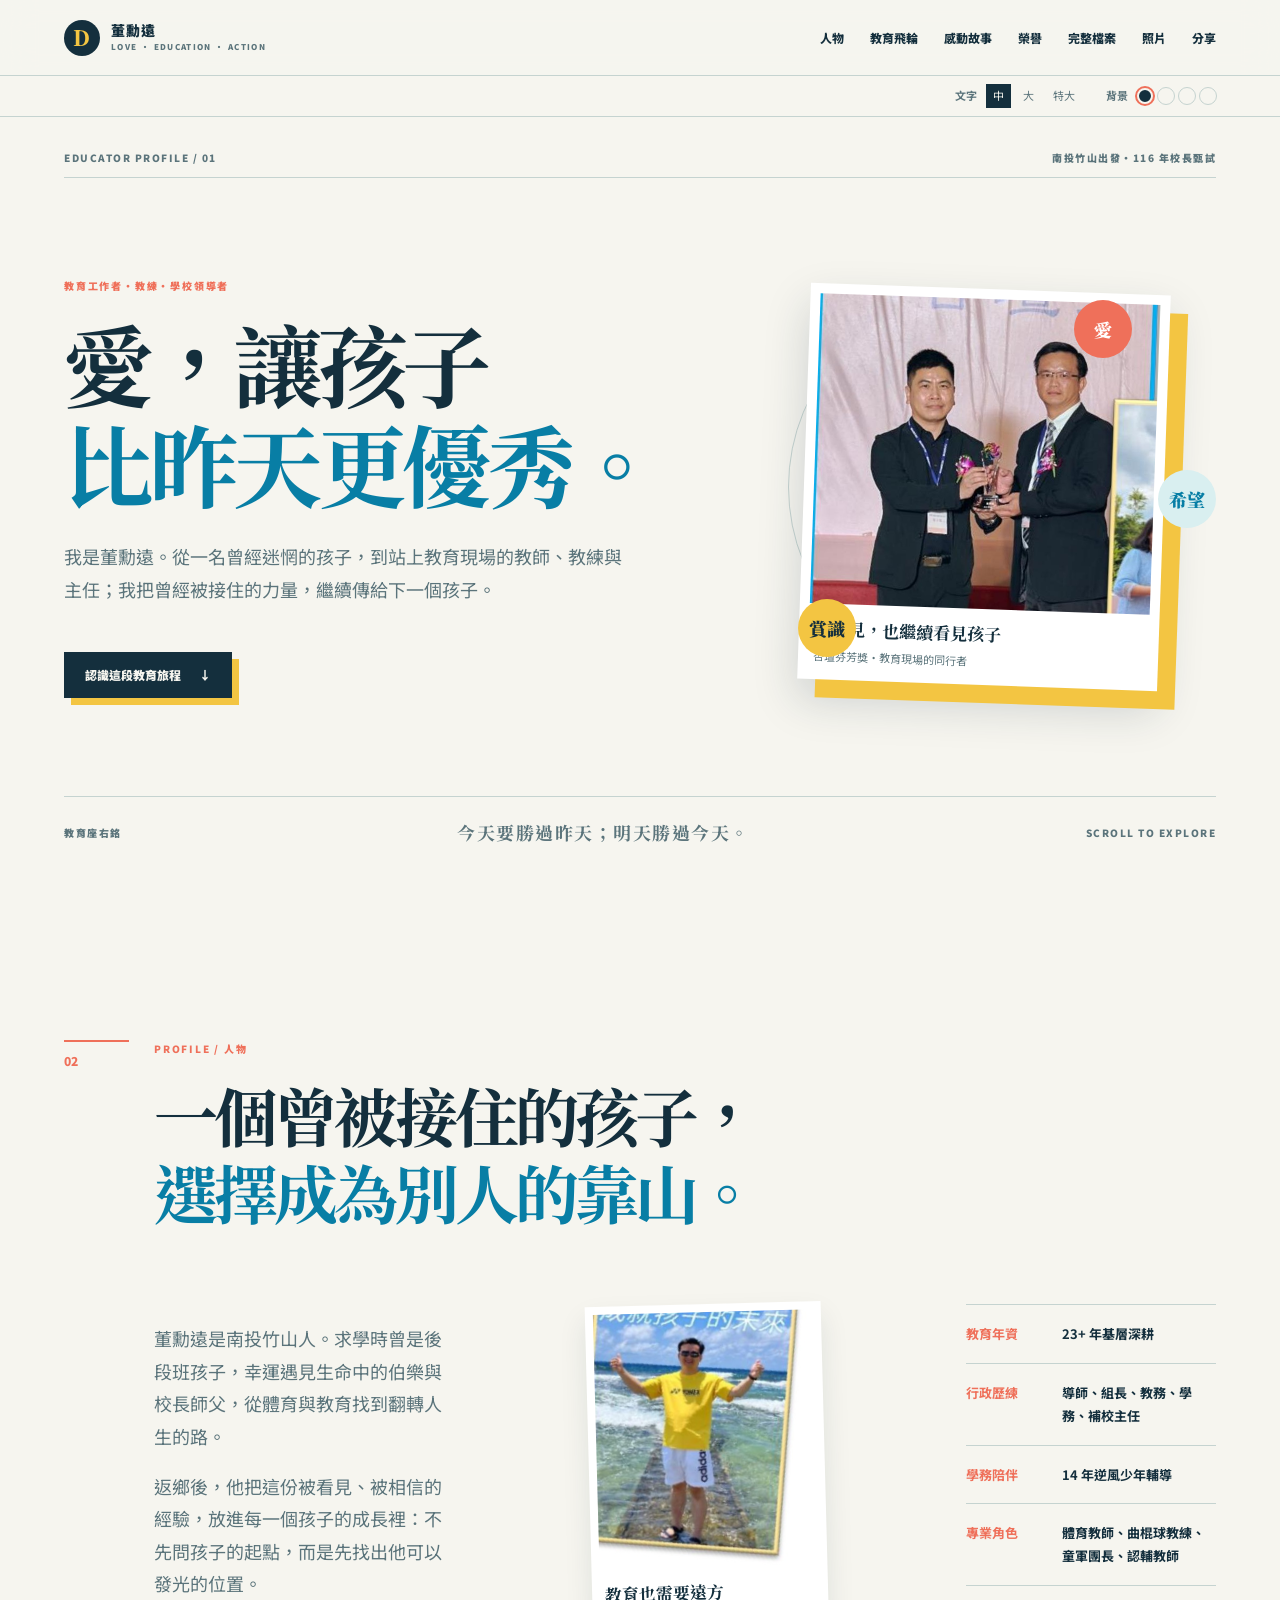
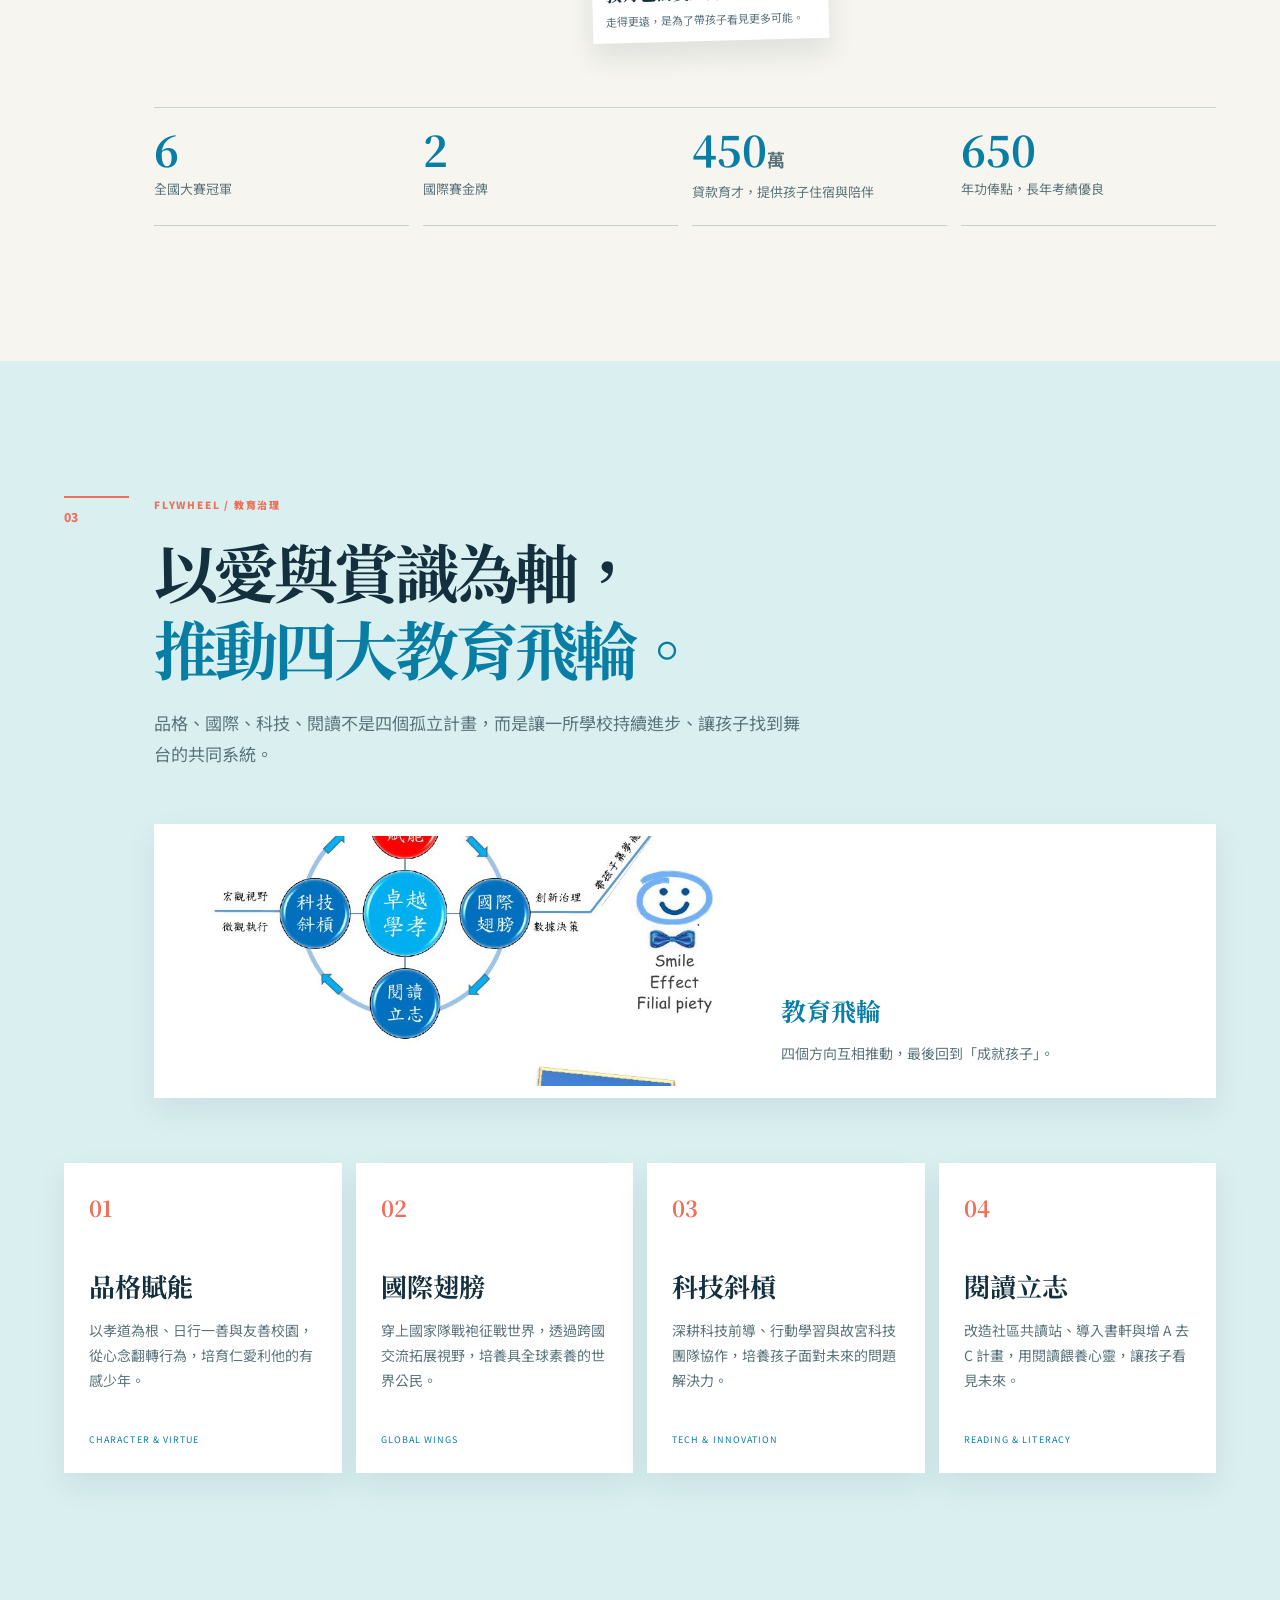
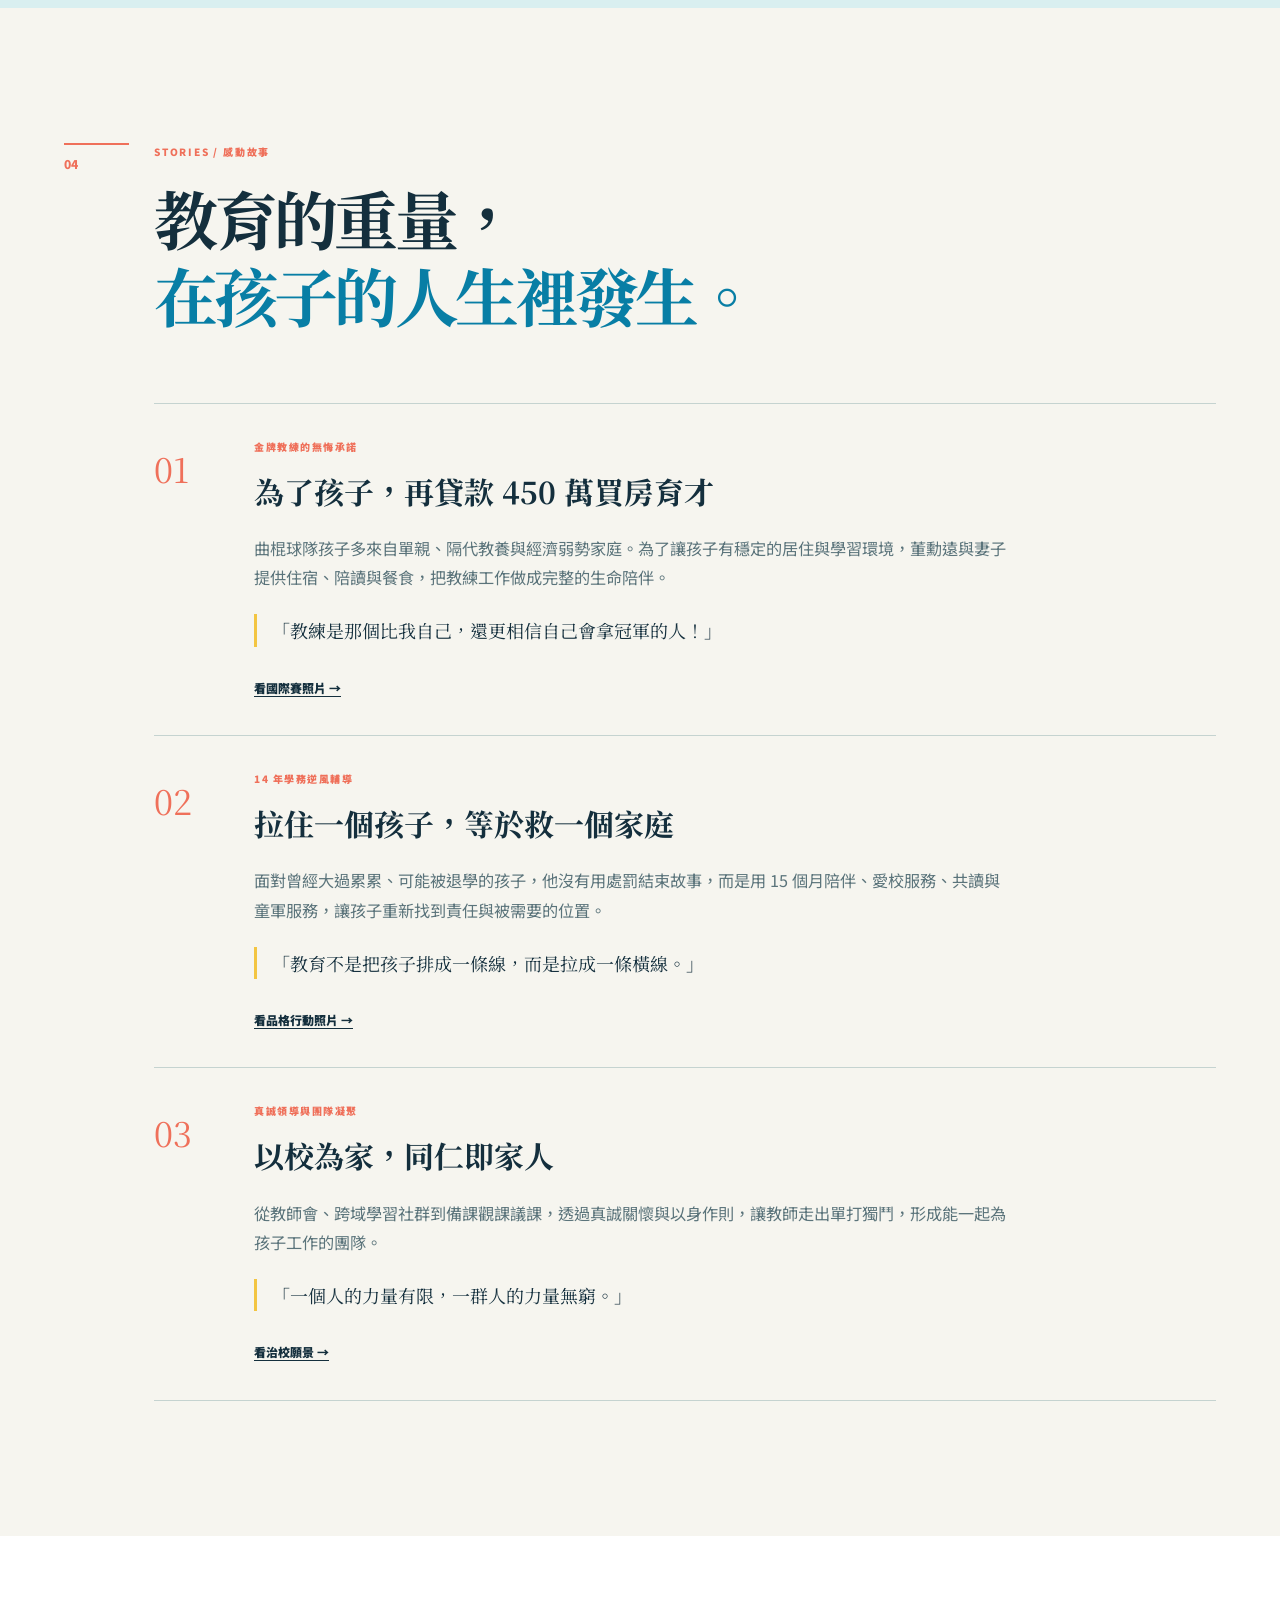
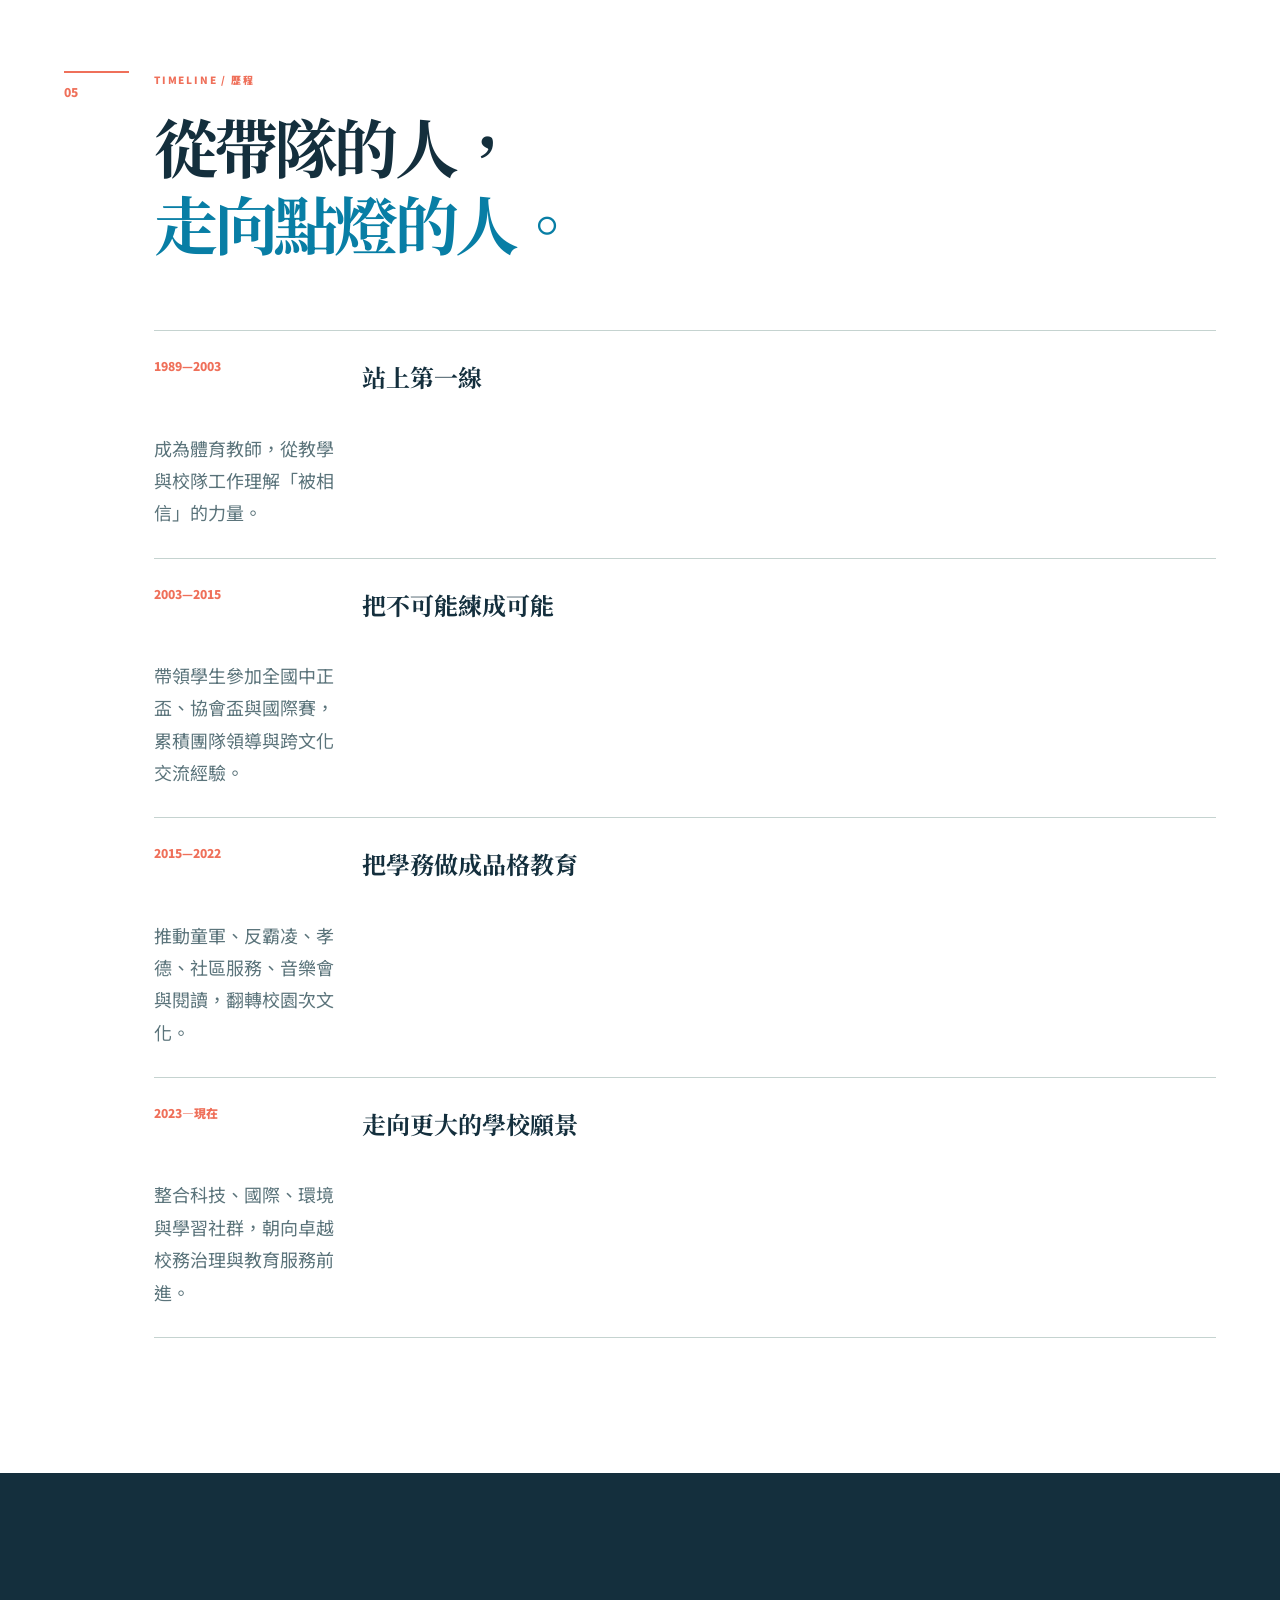
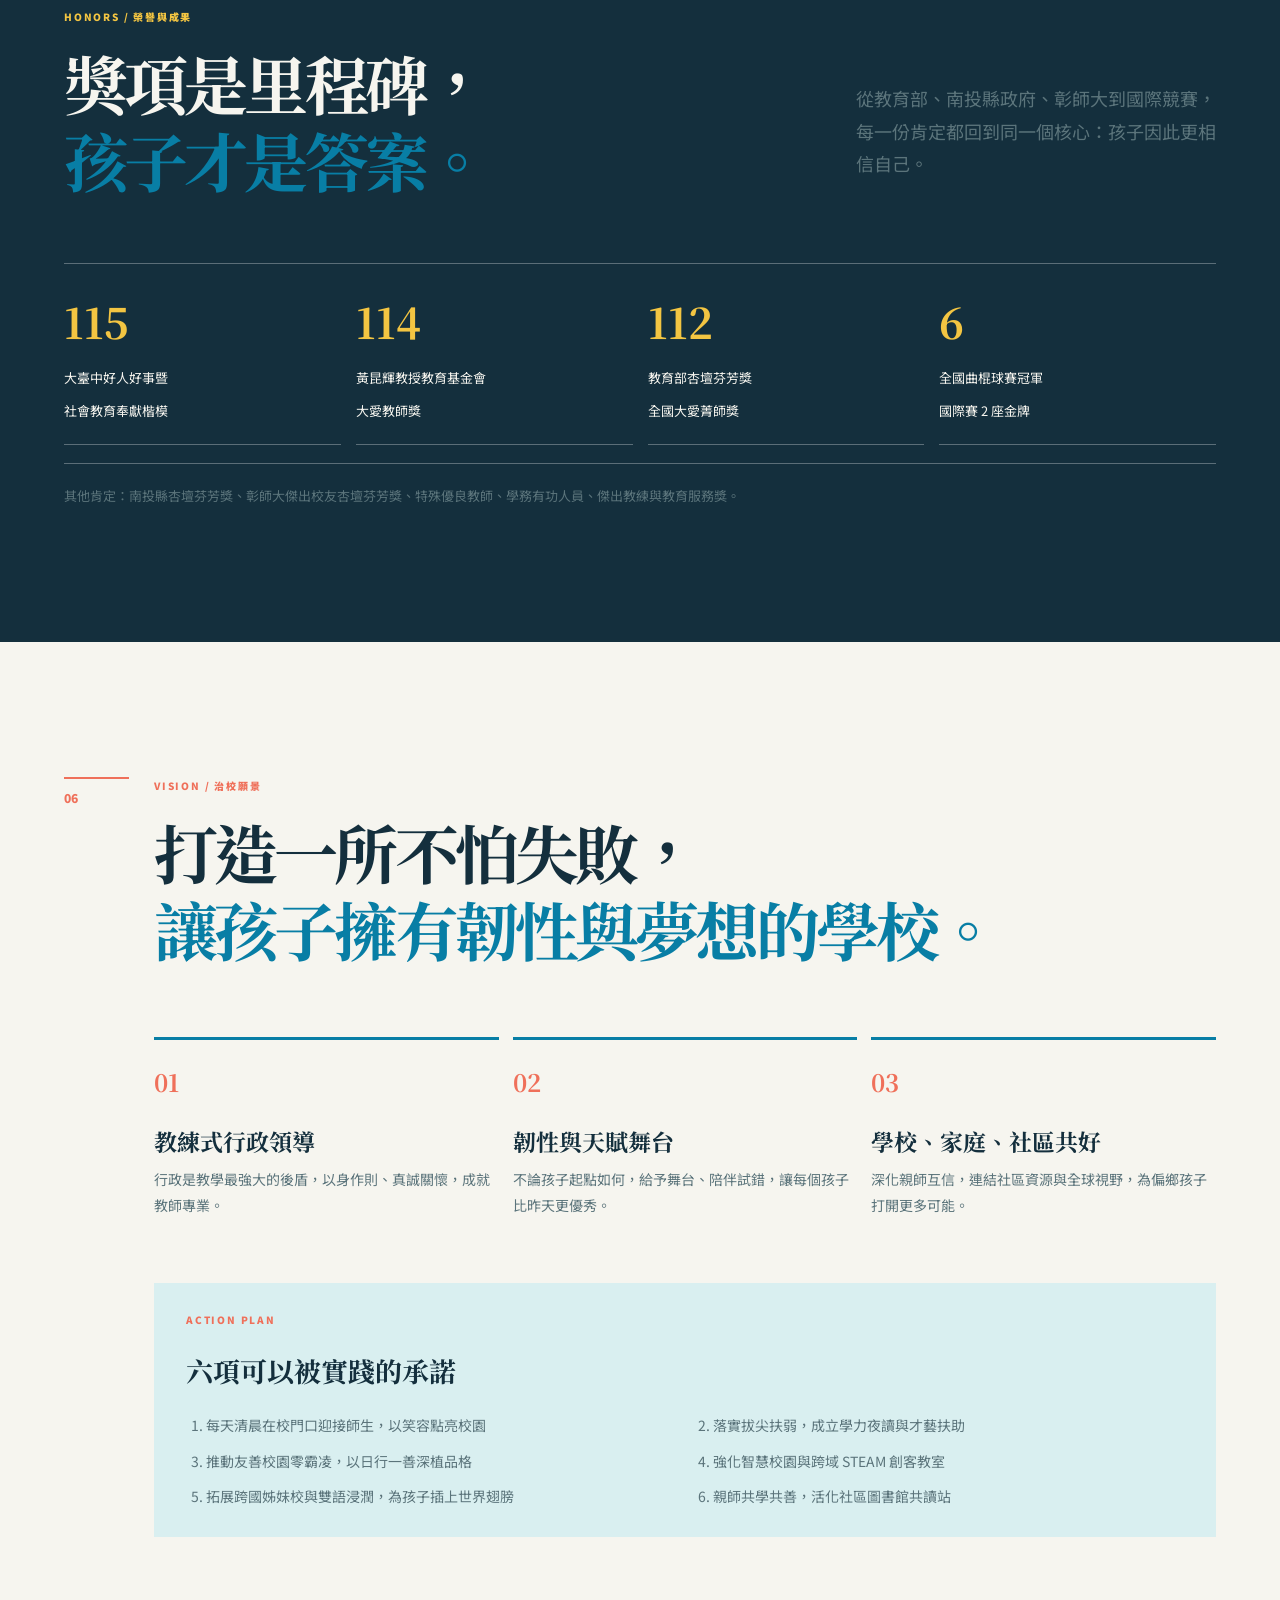
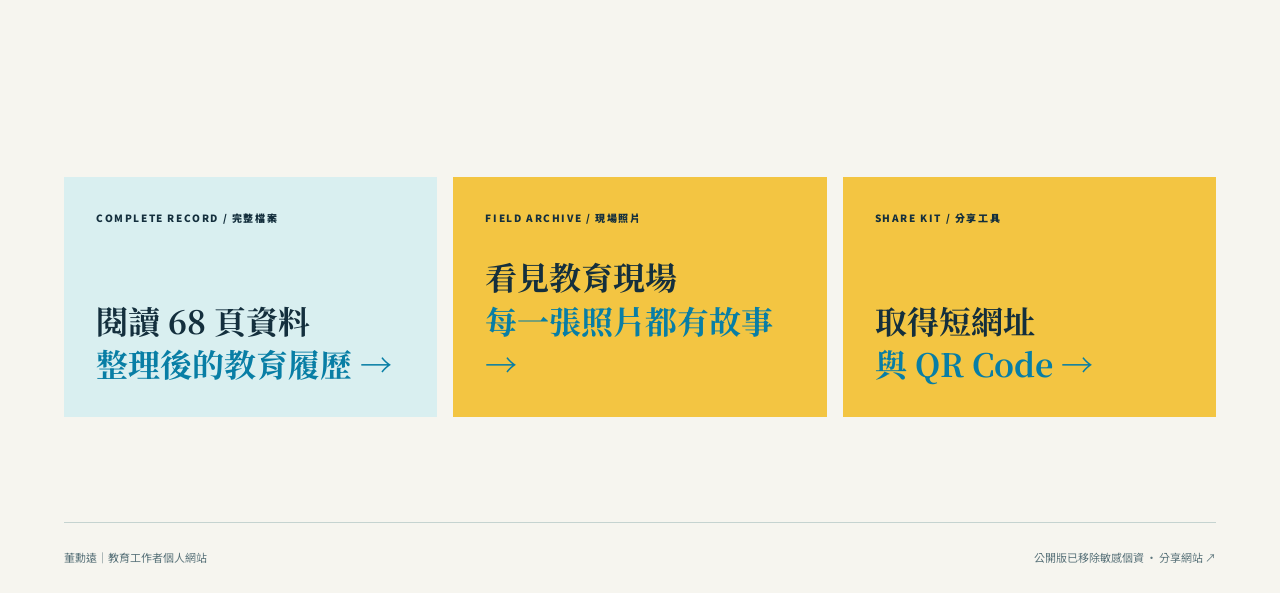
<file: index.html>
<!doctype html>
<html lang="zh-Hant">
<head>
  <meta charset="utf-8"><meta name="viewport" content="width=device-width, initial-scale=1">
  <meta name="description" content="董勳遠｜愛，讓孩子比昨天更優秀。教育工作者、教練與學校領導者的教育行動紀錄。">
  <title>愛，讓孩子比昨天更優秀｜董勳遠</title>
  <link rel="preconnect" href="https://fonts.googleapis.com"><link rel="preconnect" href="https://fonts.gstatic.com" crossorigin>
  <link href="https://fonts.googleapis.com/css2?family=Noto+Sans+TC:wght@400;500;600;700;800;900&family=Noto+Serif+TC:wght@700;900&display=swap" rel="stylesheet"><link rel="stylesheet" href="css/style.css">
</head>
<body data-theme="light" data-size="medium">
  <header class="topbar"><a class="brand" href="#top"><span class="mark">D</span><span>董勳遠<small>LOVE · EDUCATION · ACTION</small></span></a><nav class="nav"><a href="#profile">人物</a><a href="#flywheel">教育飛輪</a><a href="#stories">感動故事</a><a href="#honors">榮譽</a><a href="record.html">完整檔案</a><a href="photos.html">照片</a><a href="share.html">分享</a></nav><button class="menu" aria-label="開啟選單" aria-expanded="false">☰</button></header>
  <section class="controls" aria-label="顯示設定"><div><b>文字</b><button data-size="medium" aria-pressed="true">中</button><button data-size="large" aria-pressed="false">大</button><button data-size="xlarge" aria-pressed="false">特大</button></div><div><b>背景</b><button class="theme light" data-theme="light" aria-label="淺色背景" aria-pressed="true"></button><button class="theme dark" data-theme="dark" aria-label="深色背景" aria-pressed="false"></button><button class="theme green" data-theme="green" aria-label="綠色背景" aria-pressed="false"></button><button class="theme blue" data-theme="blue" aria-label="藍色背景" aria-pressed="false"></button></div></section>
  <main id="top">
    <section class="hero wrap"><div class="hero-kicker"><span>EDUCATOR PROFILE / 01</span><span>南投竹山出發・116 年校長甄試</span></div><div class="hero-layout"><div class="hero-copy"><p class="eyebrow">教育工作者・教練・學校領導者</p><h1>愛，讓孩子<br><em>比昨天更優秀。</em></h1><p class="lead">我是董勳遠。從一名曾經迷惘的孩子，到站上教育現場的教師、教練與主任；我把曾經被接住的力量，繼續傳給下一個孩子。</p><a class="cta" href="#profile">認識這段教育旅程 <span>↓</span></a></div><div class="hero-map"><figure class="hero-photo"><img src="images/photos/profile-award.jpg" alt="董勳遠接受教育部杏壇芬芳獎" fetchpriority="high"><figcaption><b>被看見，也繼續看見孩子</b><span>杏壇芬芳獎・教育現場的同行者</span></figcaption></figure><i class="orb orb-love">愛</i><i class="orb orb-see">賞識</i><i class="orb orb-hope">希望</i></div></div><div class="hero-foot"><span>教育座右銘</span><strong>今天要勝過昨天；明天勝過今天。</strong><span>SCROLL TO EXPLORE</span></div></section>

    <section id="profile" class="section wrap"><div class="section-title"><span>02</span><div><p class="eyebrow">PROFILE / 人物</p><h2>一個曾被接住的孩子，<br><em>選擇成為別人的靠山。</em></h2></div></div><div class="profile-grid"><div class="statement"><p>董勳遠是南投竹山人。求學時曾是後段班孩子，幸運遇見生命中的伯樂與校長師父，從體育與教育找到翻轉人生的路。</p><p>返鄉後，他把這份被看見、被相信的經驗，放進每一個孩子的成長裡：不先問孩子的起點，而是先找出他可以發光的位置。</p></div><figure class="profile-photo"><img src="images/photos/profile-beach.jpg" alt="董勳遠在海邊思考教育的方向" loading="lazy"><figcaption><b>教育也需要遠方</b><span>走得更遠，是為了帶孩子看見更多可能。</span></figcaption></figure><div class="facts"><div><b>教育年資</b><span><strong>23+</strong> 年基層深耕</span></div><div><b>行政歷練</b><span>導師、組長、教務、學務、補校主任</span></div><div><b>學務陪伴</b><span><strong>14</strong> 年逆風少年輔導</span></div><div><b>專業角色</b><span>體育教師、曲棍球教練、童軍團長、認輔教師</span></div></div></div><div class="number-strip"><div><strong>6</strong><span>全國大賽冠軍</span></div><div><strong>2</strong><span>國際賽金牌</span></div><div><strong>450<span>萬</span></strong><span>貸款育才，提供孩子住宿與陪伴</span></div><div><strong>650</strong><span>年功俸點，長年考績優良</span></div></div></section>

    <section id="flywheel" class="flywheel"><div class="wrap section"><div class="section-title"><span>03</span><div><p class="eyebrow">FLYWHEEL / 教育治理</p><h2>以愛與賞識為軸，<br><em>推動四大教育飛輪。</em></h2><p class="section-desc">品格、國際、科技、閱讀不是四個孤立計畫，而是讓一所學校持續進步、讓孩子找到舞台的共同系統。</p></div></div><div class="feature-image feature-image-wide"><img src="images/page-30.jpg" alt="品格、國際、科技與閱讀組成的教育飛輪" loading="lazy"><div><b>教育飛輪</b><span>四個方向互相推動，最後回到「成就孩子」。</span></div></div><div class="flywheel-grid"><article><b>01</b><h3>品格賦能</h3><p>以孝道為根、日行一善與友善校園，從心念翻轉行為，培育仁愛利他的有感少年。</p><span>CHARACTER & VIRTUE</span></article><article><b>02</b><h3>國際翅膀</h3><p>穿上國家隊戰袍征戰世界，透過跨國交流拓展視野，培養具全球素養的世界公民。</p><span>GLOBAL WINGS</span></article><article><b>03</b><h3>科技斜槓</h3><p>深耕科技前導、行動學習與故宮科技團隊協作，培養孩子面對未來的問題解決力。</p><span>TECH & INNOVATION</span></article><article><b>04</b><h3>閱讀立志</h3><p>改造社區共讀站、導入書軒與增 A 去 C 計畫，用閱讀餵養心靈，讓孩子看見未來。</p><span>READING & LITERACY</span></article></div></div></section>

    <section id="stories" class="section wrap"><div class="section-title"><span>04</span><div><p class="eyebrow">STORIES / 感動故事</p><h2>教育的重量，<br><em>在孩子的人生裡發生。</em></h2></div></div><div class="story-list"><article><div class="story-number">01</div><div><p class="story-label">金牌教練的無悔承諾</p><h3>為了孩子，再貸款 450 萬買房育才</h3><p>曲棍球隊孩子多來自單親、隔代教養與經濟弱勢家庭。為了讓孩子有穩定的居住與學習環境，董勳遠與妻子提供住宿、陪讀與餐食，把教練工作做成完整的生命陪伴。</p><blockquote>「教練是那個比我自己，還更相信自己會拿冠軍的人！」</blockquote><a href="photos.html#international">看國際賽照片 →</a></div></article><article><div class="story-number">02</div><div><p class="story-label">14 年學務逆風輔導</p><h3>拉住一個孩子，等於救一個家庭</h3><p>面對曾經大過累累、可能被退學的孩子，他沒有用處罰結束故事，而是用 15 個月陪伴、愛校服務、共讀與童軍服務，讓孩子重新找到責任與被需要的位置。</p><blockquote>「教育不是把孩子排成一條線，而是拉成一條橫線。」</blockquote><a href="photos.html#care">看品格行動照片 →</a></div></article><article><div class="story-number">03</div><div><p class="story-label">真誠領導與團隊凝聚</p><h3>以校為家，同仁即家人</h3><p>從教師會、跨域學習社群到備課觀課議課，透過真誠關懷與以身作則，讓教師走出單打獨鬥，形成能一起為孩子工作的團隊。</p><blockquote>「一個人的力量有限，一群人的力量無窮。」</blockquote><a href="#vision">看治校願景 →</a></div></article></div></section>

    <section id="timeline" class="section timeline-section"><div class="wrap"><div class="section-title"><span>05</span><div><p class="eyebrow">TIMELINE / 歷程</p><h2>從帶隊的人，<br><em>走向點燈的人。</em></h2></div></div><div class="timeline"><div><time>1989—2003</time><h3>站上第一線</h3><p>成為體育教師，從教學與校隊工作理解「被相信」的力量。</p></div><div><time>2003—2015</time><h3>把不可能練成可能</h3><p>帶領學生參加全國中正盃、協會盃與國際賽，累積團隊領導與跨文化交流經驗。</p></div><div><time>2015—2022</time><h3>把學務做成品格教育</h3><p>推動童軍、反霸凌、孝德、社區服務、音樂會與閱讀，翻轉校園次文化。</p></div><div><time>2023—現在</time><h3>走向更大的學校願景</h3><p>整合科技、國際、環境與學習社群，朝向卓越校務治理與教育服務前進。</p></div></div></div></section>

    <section id="honors" class="results"><div class="wrap section"><div class="results-head"><div><p class="eyebrow">HONORS / 榮譽與成果</p><h2>獎項是里程碑，<br><em>孩子才是答案。</em></h2></div><p>從教育部、南投縣政府、彰師大到國際競賽，每一份肯定都回到同一個核心：孩子因此更相信自己。</p></div><div class="awards"><div><strong>115</strong><span>大臺中好人好事暨<br>社會教育奉獻楷模</span></div><div><strong>114</strong><span>黃昆輝教授教育基金會<br>大愛教師獎</span></div><div><strong>112</strong><span>教育部杏壇芬芳獎<br>全國大愛菁師獎</span></div><div><strong>6</strong><span>全國曲棍球賽冠軍<br>國際賽 2 座金牌</span></div></div><div class="honor-more"><span>其他肯定：南投縣杏壇芬芳獎、彰師大傑出校友杏壇芬芳獎、特殊優良教師、學務有功人員、傑出教練與教育服務獎。</span></div></div></section>

    <section id="vision" class="section wrap"><div class="section-title"><span>06</span><div><p class="eyebrow">VISION / 治校願景</p><h2>打造一所不怕失敗，<br><em>讓孩子擁有韌性與夢想的學校。</em></h2></div></div><div class="vision-grid"><div><b>01</b><h3>教練式行政領導</h3><p>行政是教學最強大的後盾，以身作則、真誠關懷，成就教師專業。</p></div><div><b>02</b><h3>韌性與天賦舞台</h3><p>不論孩子起點如何，給予舞台、陪伴試錯，讓每個孩子比昨天更優秀。</p></div><div><b>03</b><h3>學校、家庭、社區共好</h3><p>深化親師互信，連結社區資源與全球視野，為偏鄉孩子打開更多可能。</p></div></div><div class="commitment"><p class="eyebrow">ACTION PLAN</p><h3>六項可以被實踐的承諾</h3><ol><li>每天清晨在校門口迎接師生，以笑容點亮校園</li><li>落實拔尖扶弱，成立學力夜讀與才藝扶助</li><li>推動友善校園零霸凌，以日行一善深植品格</li><li>強化智慧校園與跨域 STEAM 創客教室</li><li>拓展跨國姊妹校與雙語浸潤，為孩子插上世界翅膀</li><li>親師共學共善，活化社區圖書館共讀站</li></ol></div></section>

    <section class="next wrap"><a href="record.html"><span>COMPLETE RECORD / 完整檔案</span><strong>閱讀 68 頁資料<br><em>整理後的教育履歷 →</em></strong></a><a href="photos.html"><span>FIELD ARCHIVE / 現場照片</span><strong>看見教育現場<br><em>每一張照片都有故事 →</em></strong></a><a href="share.html"><span>SHARE KIT / 分享工具</span><strong>取得短網址<br><em>與 QR Code →</em></strong></a></section>
  </main><footer class="footer wrap"><span>董勳遠｜教育工作者個人網站</span><span>公開版已移除敏感個資 · <a href="share.html">分享網站 ↗</a></span></footer><script src="js/app.js"></script>
</body></html>
</file>
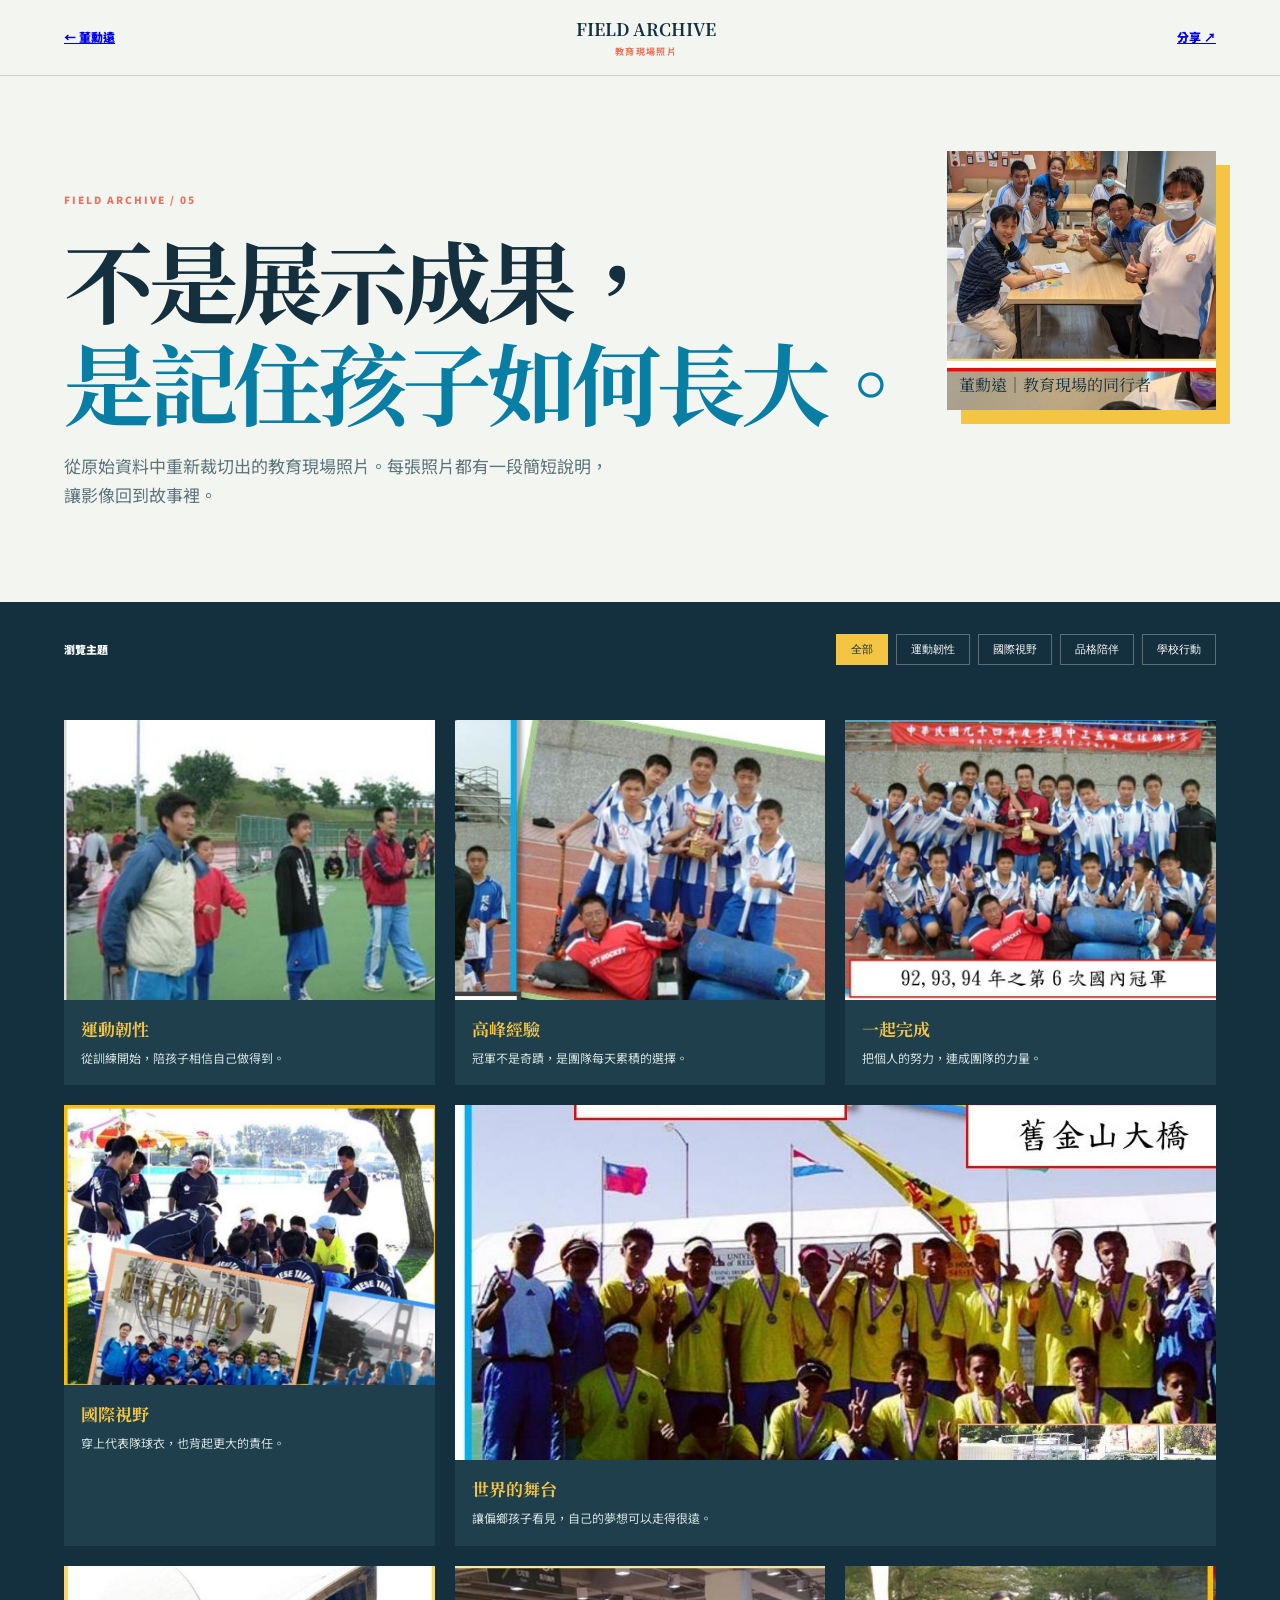
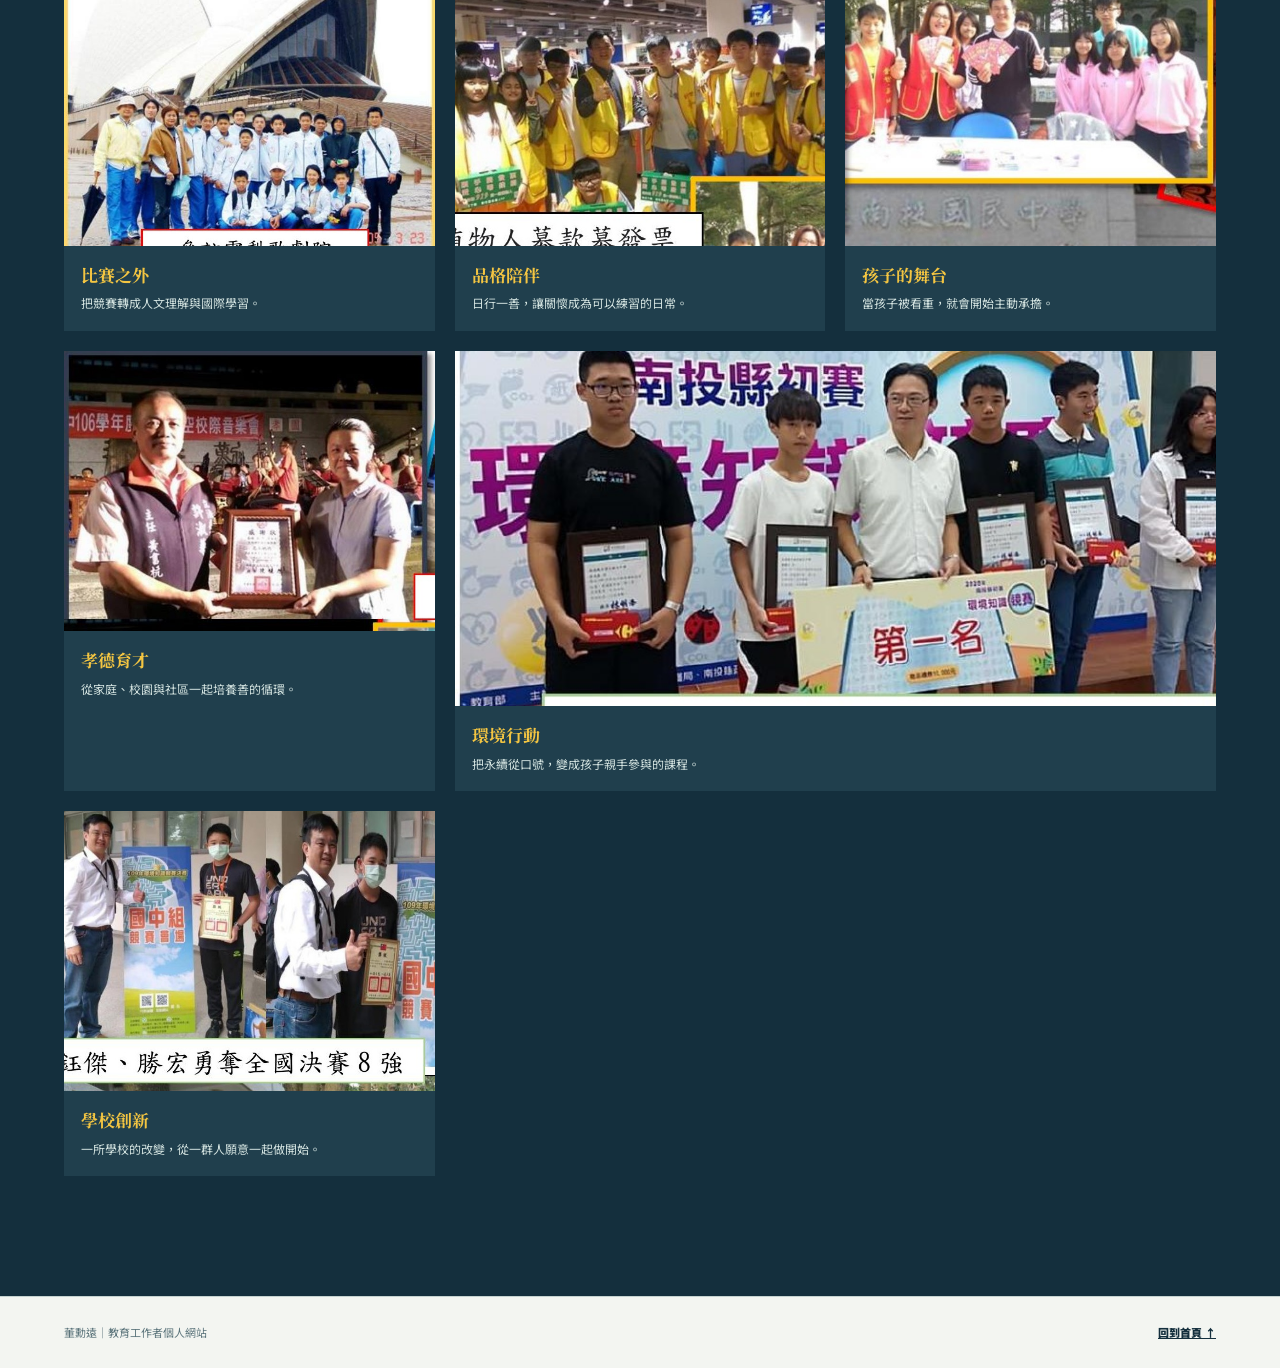
<file: photos.html>
<!doctype html><html lang="zh-Hant"><head><meta charset="utf-8"><meta name="viewport" content="width=device-width, initial-scale=1"><title>教育現場照片｜董勳遠</title><link rel="preconnect" href="https://fonts.googleapis.com"><link rel="preconnect" href="https://fonts.gstatic.com" crossorigin><link href="https://fonts.googleapis.com/css2?family=Noto+Sans+TC:wght@400;600;700;800;900&family=Noto+Serif+TC:wght@700;900&display=swap" rel="stylesheet"><link rel="stylesheet" href="css/photos.css"></head><body><header class="photo-nav"><a href="index.html">← 董勳遠</a><strong>FIELD ARCHIVE <small>教育現場照片</small></strong><a href="share.html">分享 ↗</a></header><main><section class="photo-intro"><p class="eyebrow">FIELD ARCHIVE / 05</p><h1>不是展示成果，<br><em>是記住孩子如何長大。</em></h1><p>從原始資料中重新裁切出的教育現場照片。每張照片都有一段簡短說明，讓影像回到故事裡。</p></section><section class="photo-board"><div class="filter-row"><span>瀏覽主題</span><button class="active" data-filter="all">全部</button><button data-filter="sport">運動韌性</button><button data-filter="international">國際視野</button><button data-filter="care">品格陪伴</button><button data-filter="school">學校行動</button></div><div class="photo-grid"><figure data-category="sport"><img src="images/photos/sport-01.jpg" alt="曲棍球隊訓練現場" loading="lazy"><figcaption><b>運動韌性</b><span>從訓練開始，陪孩子相信自己做得到。</span></figcaption></figure><figure data-category="sport"><img src="images/photos/sport-03.jpg" alt="學生與冠軍獎盃合影" loading="lazy"><figcaption><b>高峰經驗</b><span>冠軍不是奇蹟，是團隊每天累積的選擇。</span></figcaption></figure><figure data-category="sport"><img src="images/photos/sport-05.jpg" alt="曲棍球隊合影" loading="lazy"><figcaption><b>一起完成</b><span>把個人的努力，連成團隊的力量。</span></figcaption></figure><figure data-category="international"><img src="images/photos/international-01.jpg" alt="國家隊訓練現場" loading="lazy"><figcaption><b>國際視野</b><span>穿上代表隊球衣，也背起更大的責任。</span></figcaption></figure><figure class="wide" data-category="international"><img src="images/photos/international-03.jpg" alt="美國十六歲組冠軍團隊" loading="lazy"><figcaption><b>世界的舞台</b><span>讓偏鄉孩子看見，自己的夢想可以走得很遠。</span></figcaption></figure><figure data-category="international"><img src="images/photos/australia-04.jpg" alt="學生參訪雪梨歌劇院" loading="lazy"><figcaption><b>比賽之外</b><span>把競賽轉成人文理解與國際學習。</span></figcaption></figure><figure data-category="care"><img src="images/photos/care-01.jpg" alt="學生參與公益募款" loading="lazy"><figcaption><b>品格陪伴</b><span>日行一善，讓關懷成為可以練習的日常。</span></figcaption></figure><figure data-category="care"><img src="images/photos/care-03.jpg" alt="學生志工團隊" loading="lazy"><figcaption><b>孩子的舞台</b><span>當孩子被看重，就會開始主動承擔。</span></figcaption></figure><figure data-category="care"><img src="images/photos/filial-02.jpg" alt="孝道與品格教育活動" loading="lazy"><figcaption><b>孝德育才</b><span>從家庭、校園與社區一起培養善的循環。</span></figcaption></figure><figure class="wide" data-category="school"><img src="images/photos/eco-01.jpg" alt="生態校園夥伴計畫" loading="lazy"><figcaption><b>環境行動</b><span>把永續從口號，變成孩子親手參與的課程。</span></figcaption></figure><figure data-category="school"><img src="images/photos/eco-03.jpg" alt="生態校園成果展示" loading="lazy"><figcaption><b>學校創新</b><span>一所學校的改變，從一群人願意一起做開始。</span></figcaption></figure></div></section></main><footer>董勳遠｜教育工作者個人網站 <a href="index.html">回到首頁 ↑</a></footer><script src="js/photos.js"></script></body></html>
</file>
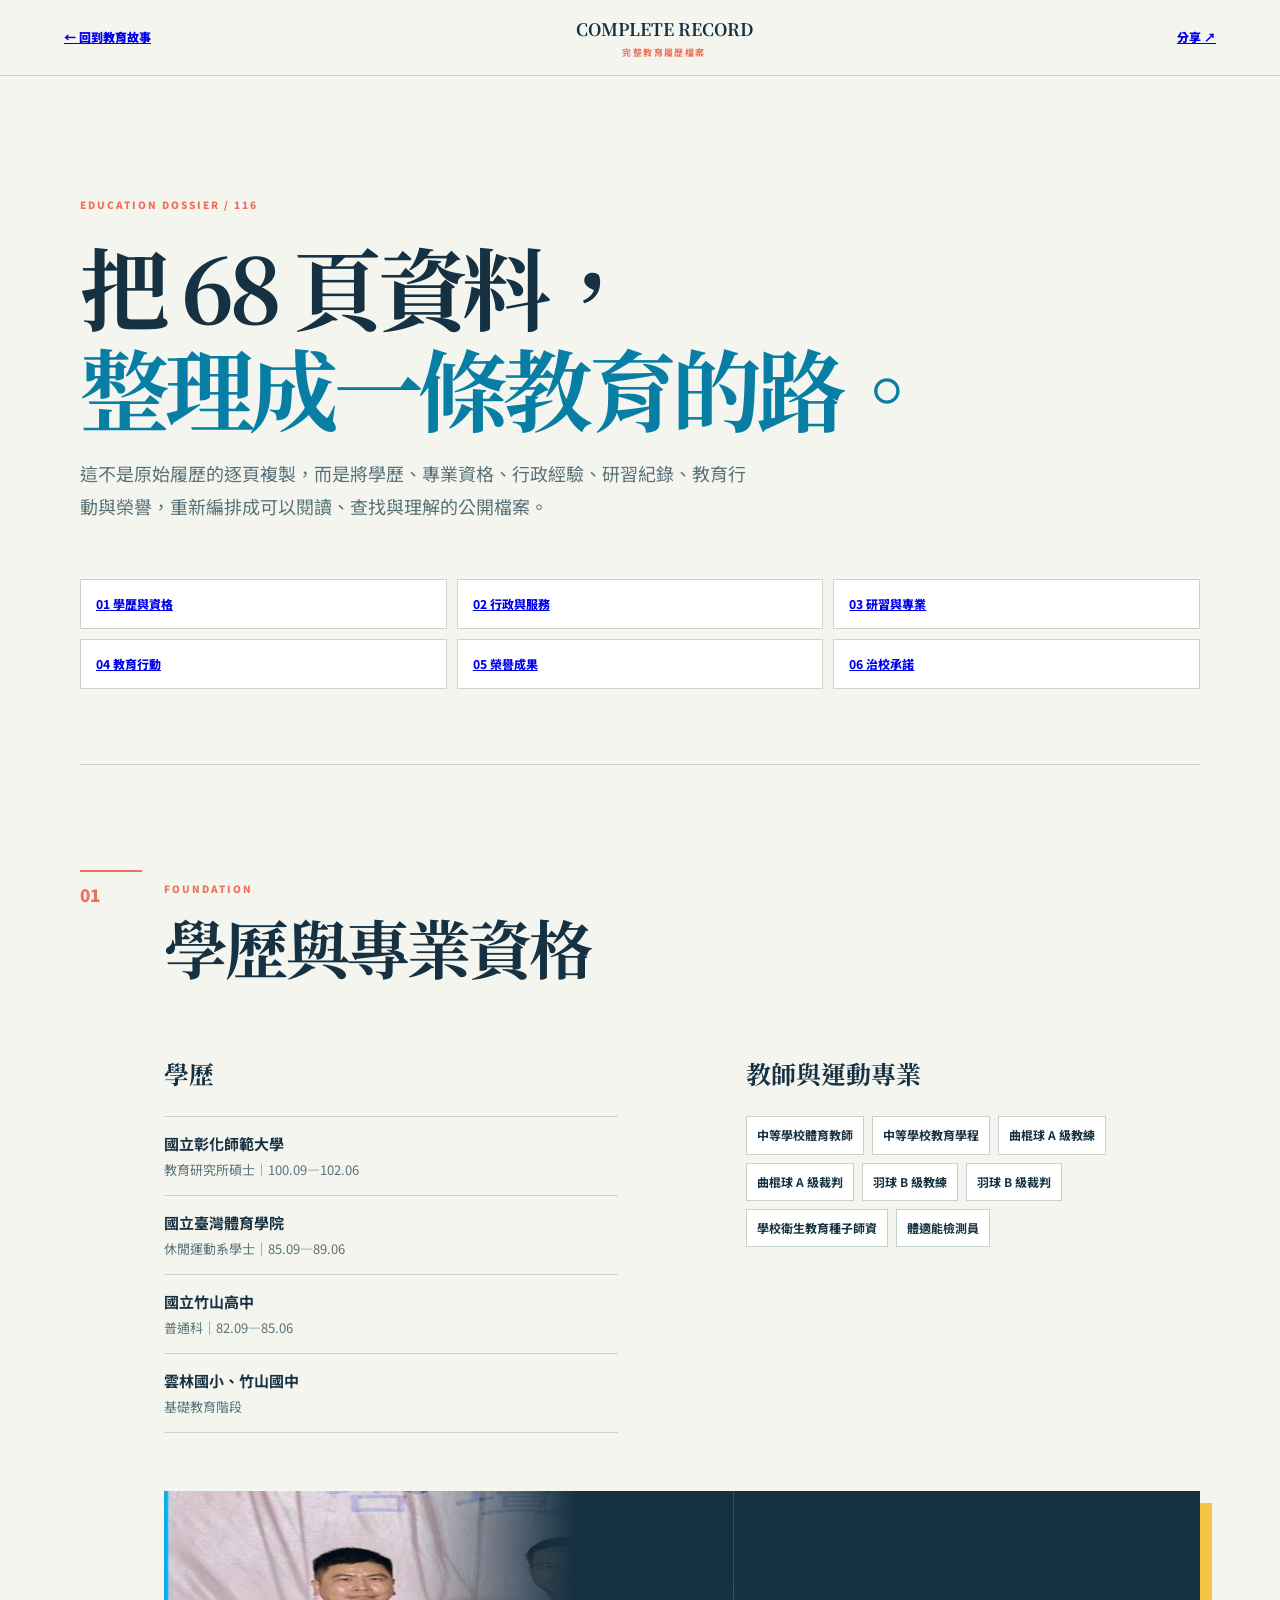
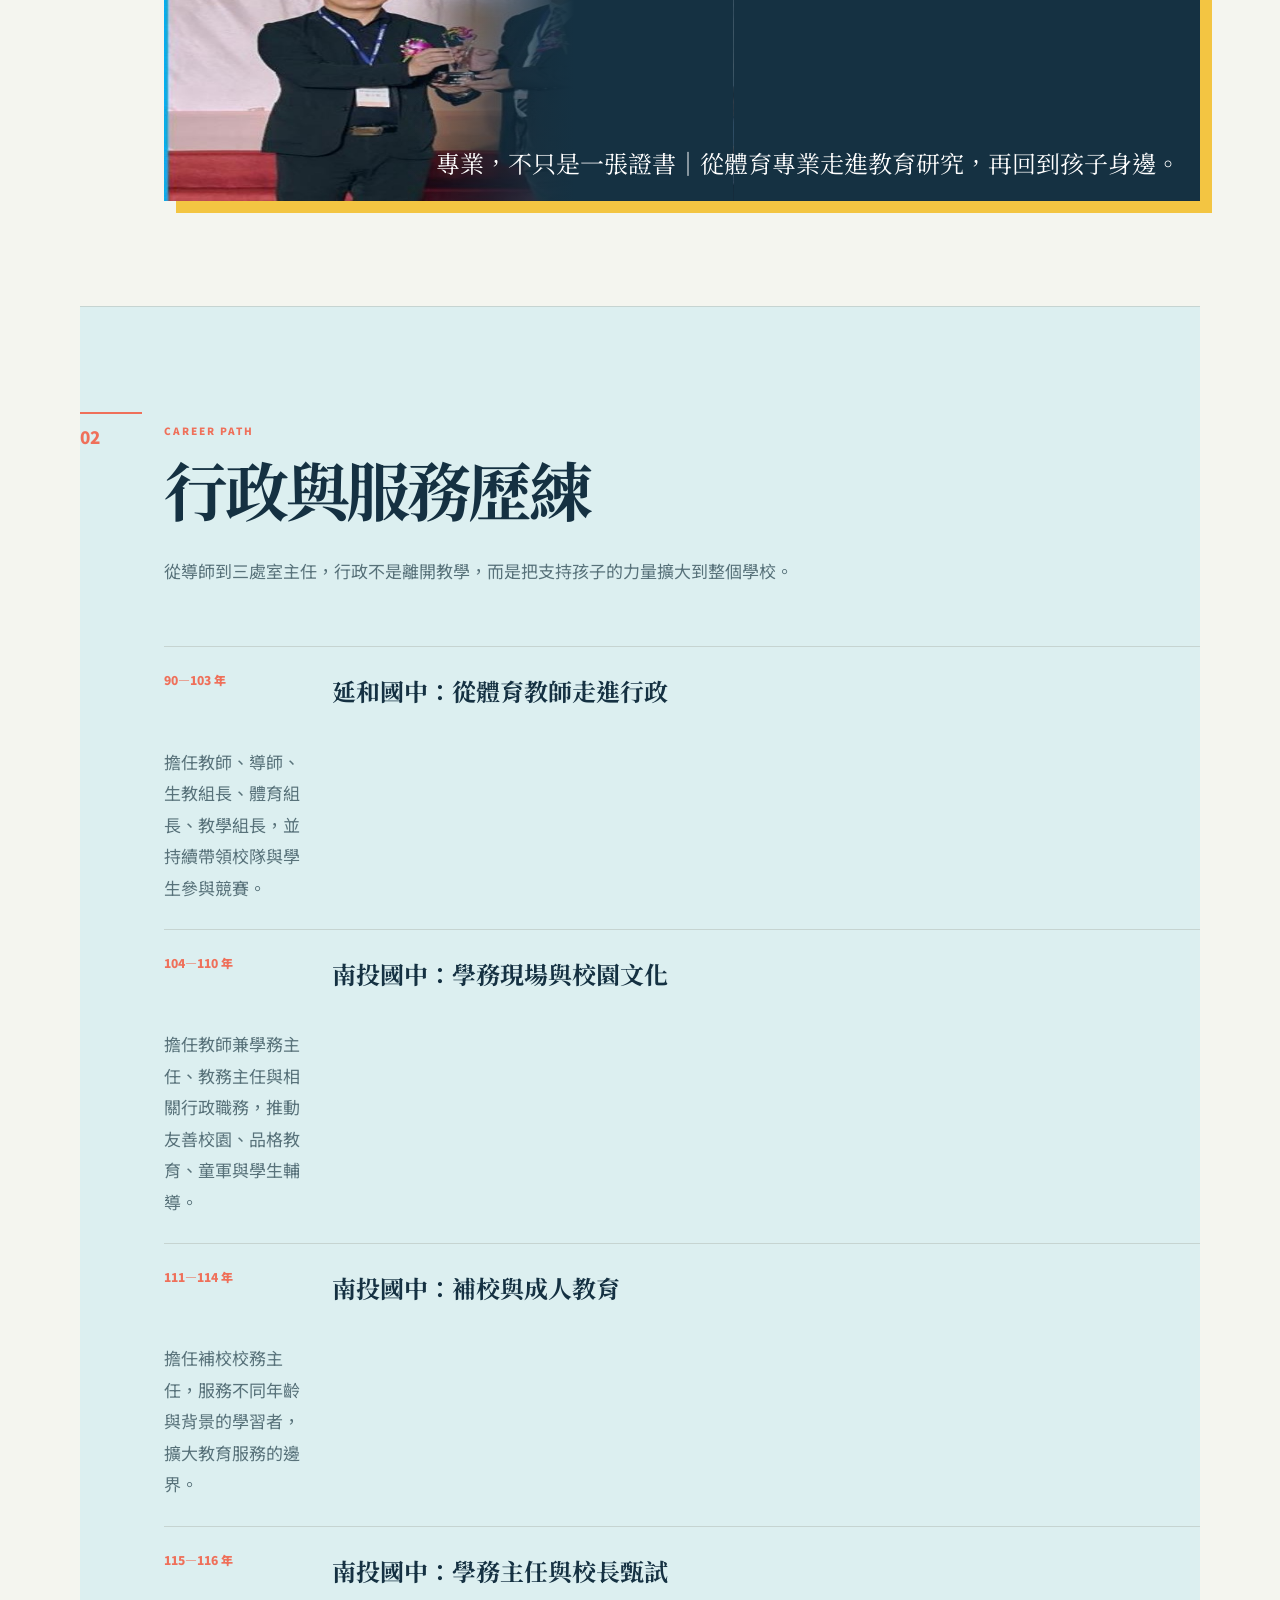
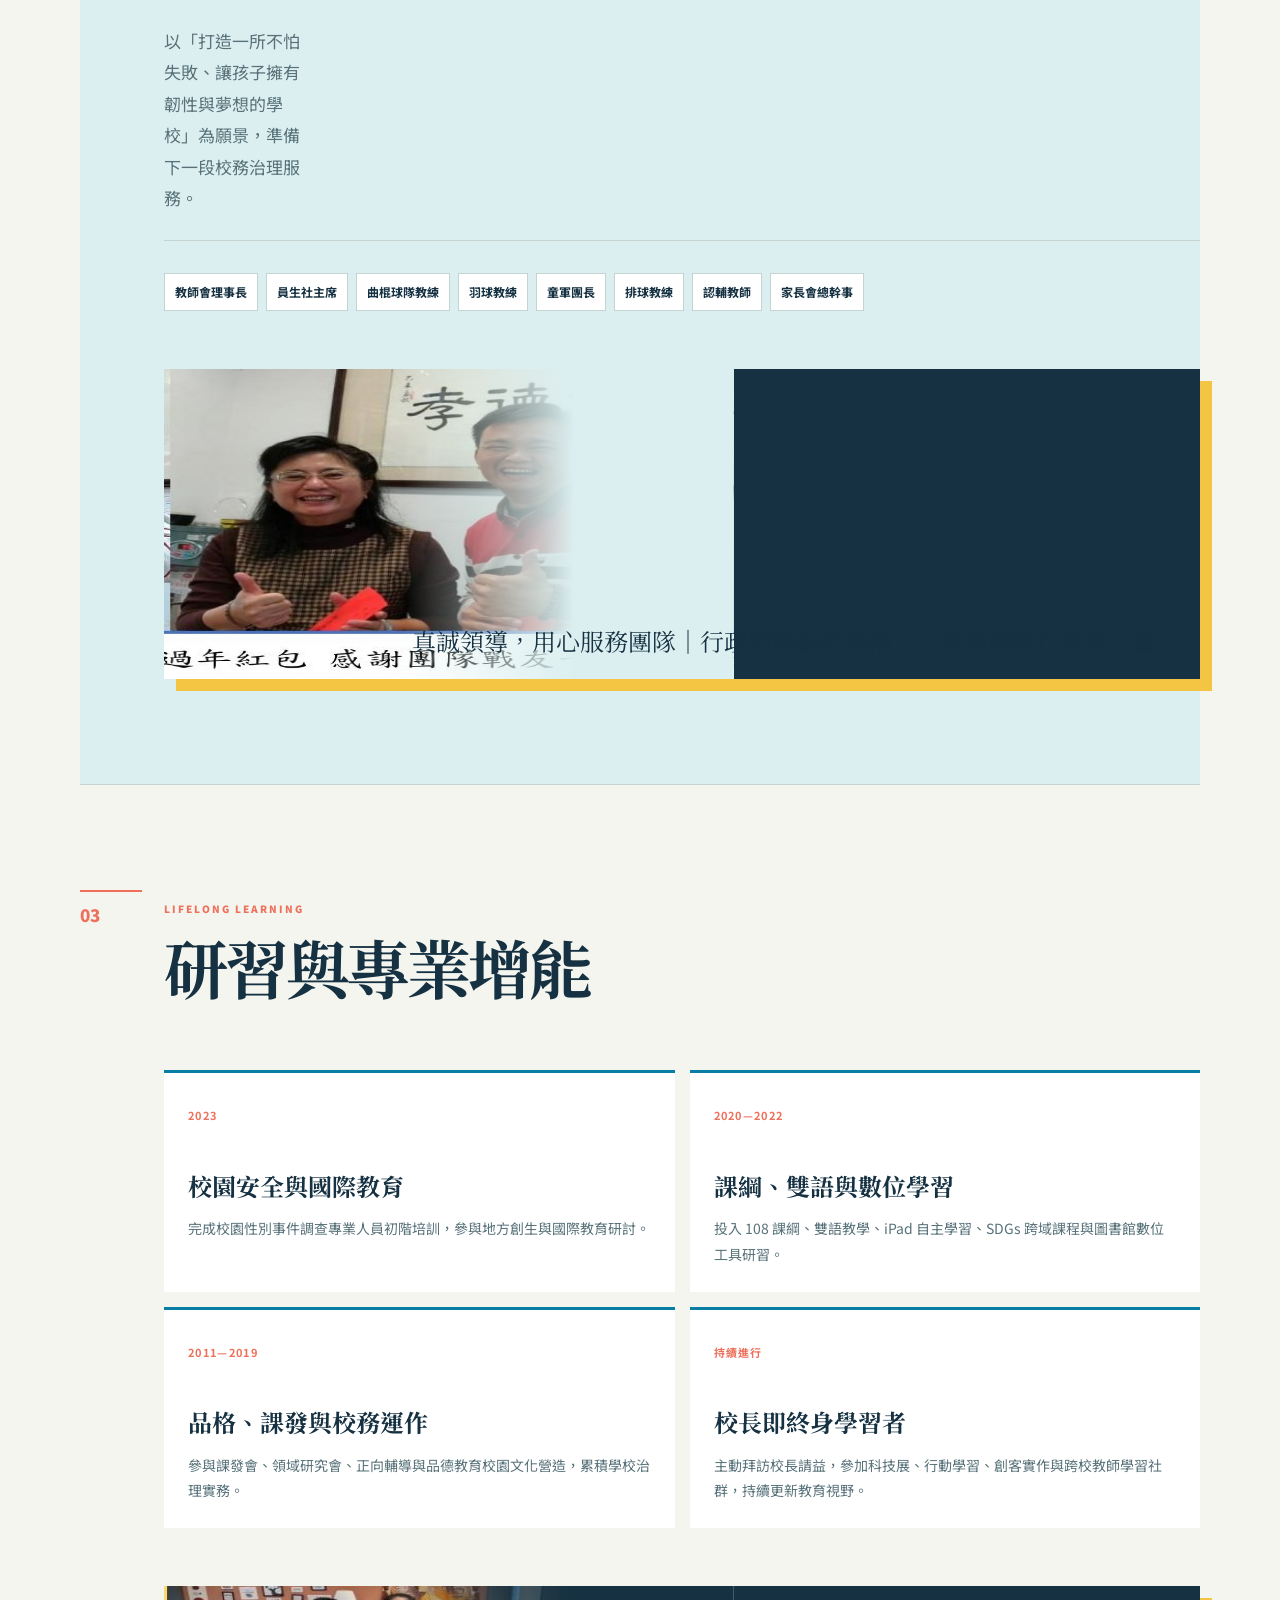
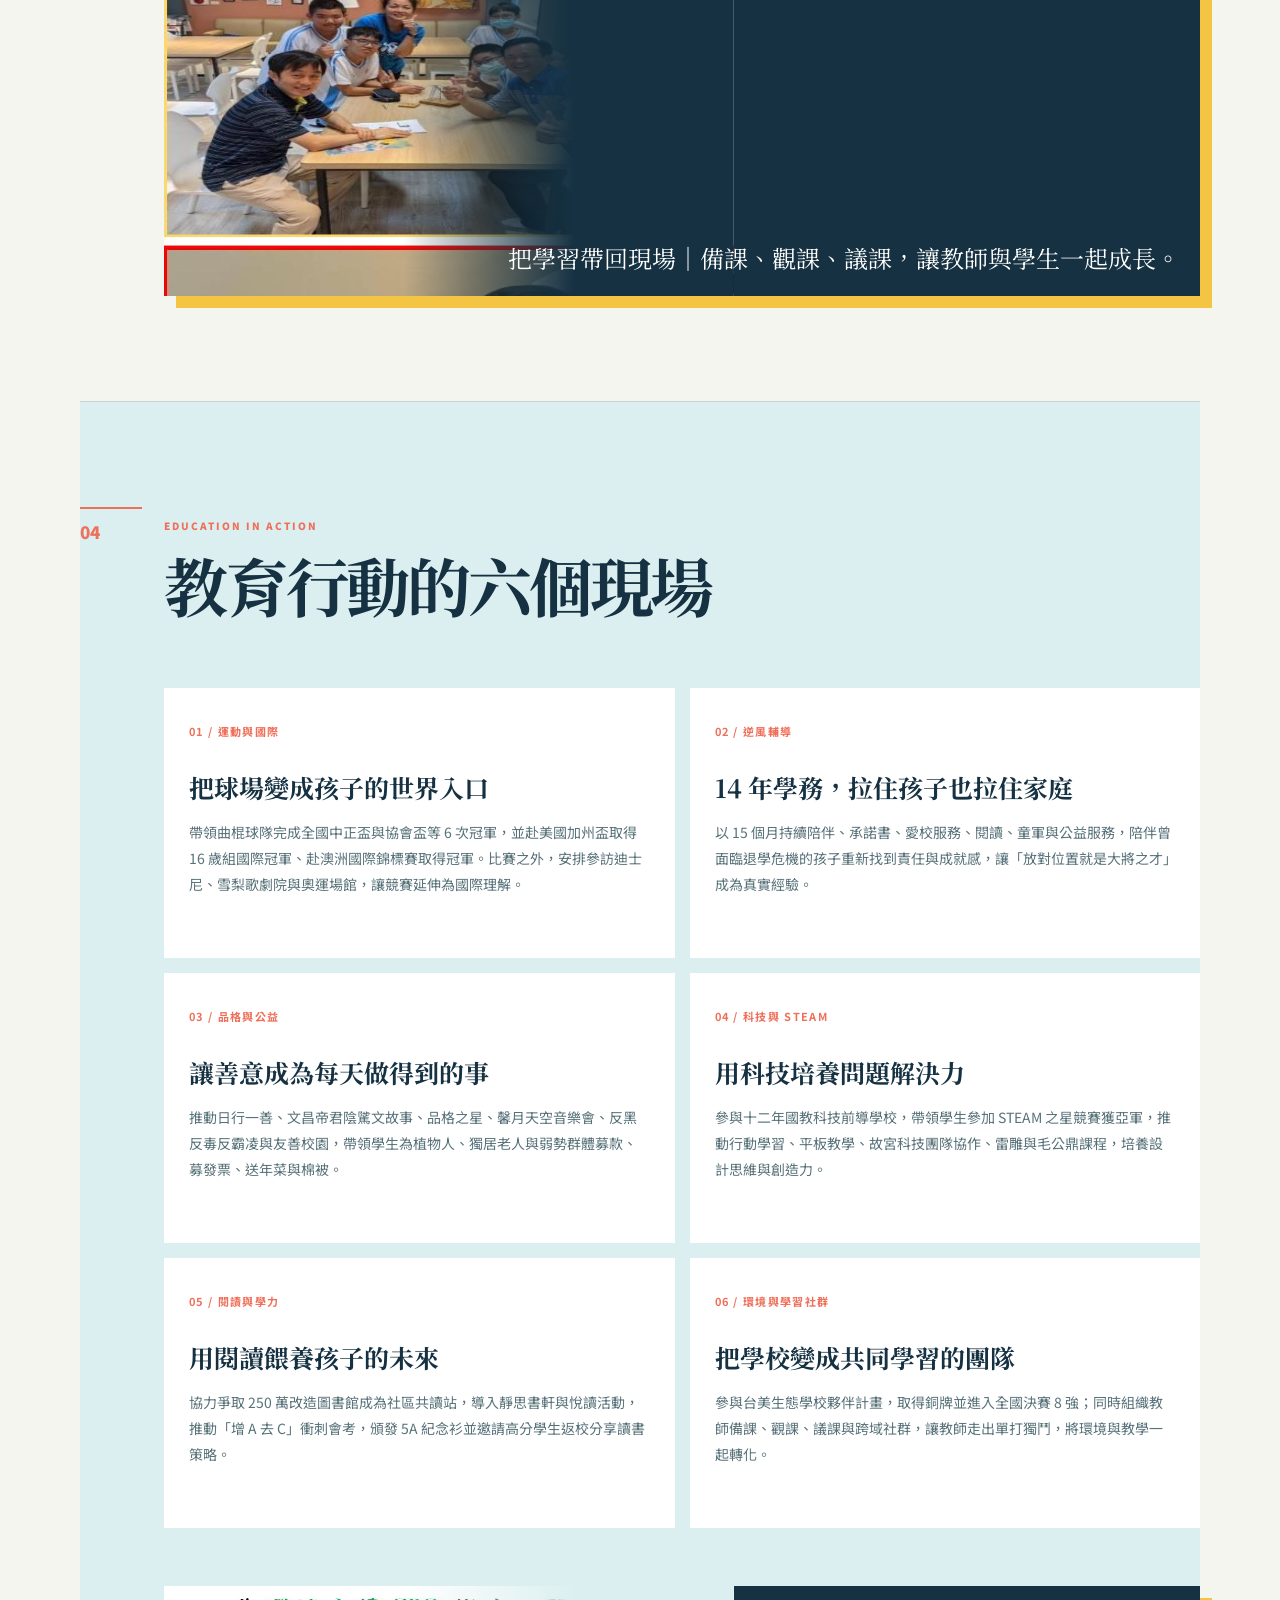
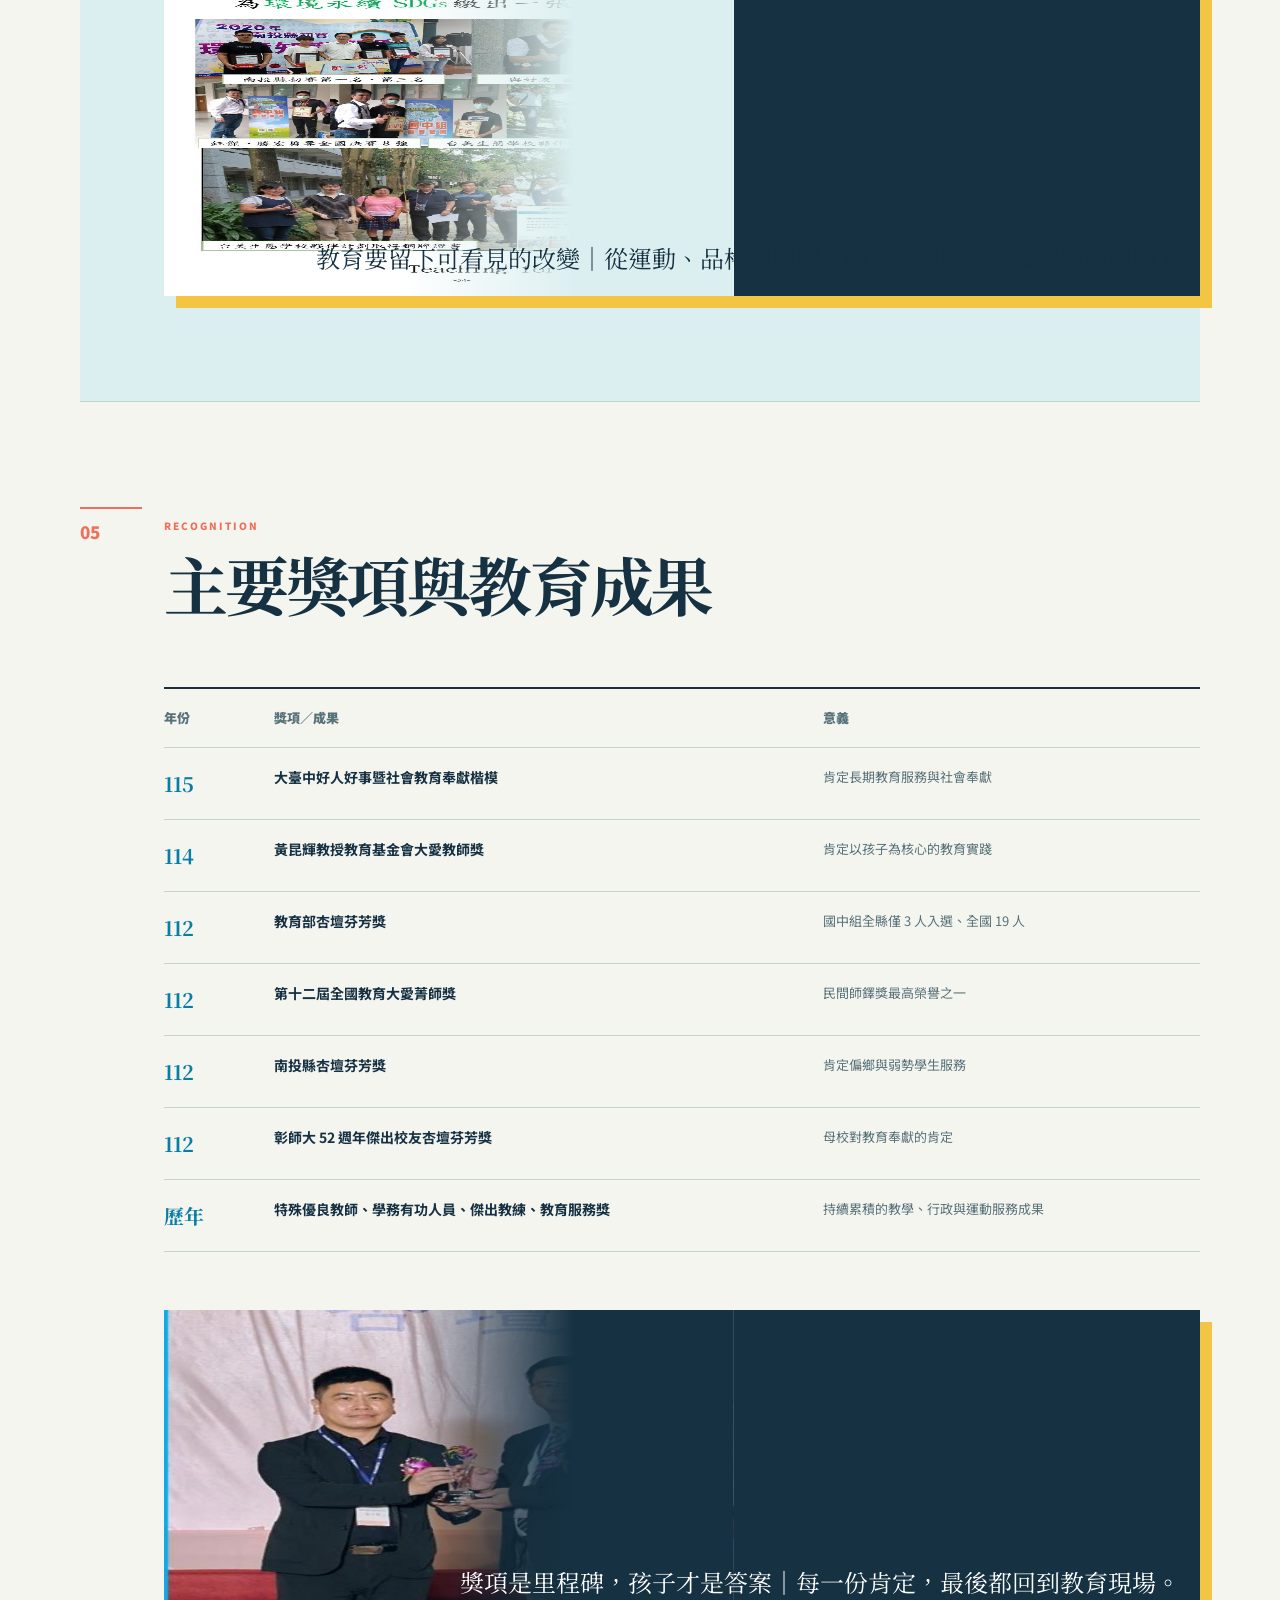
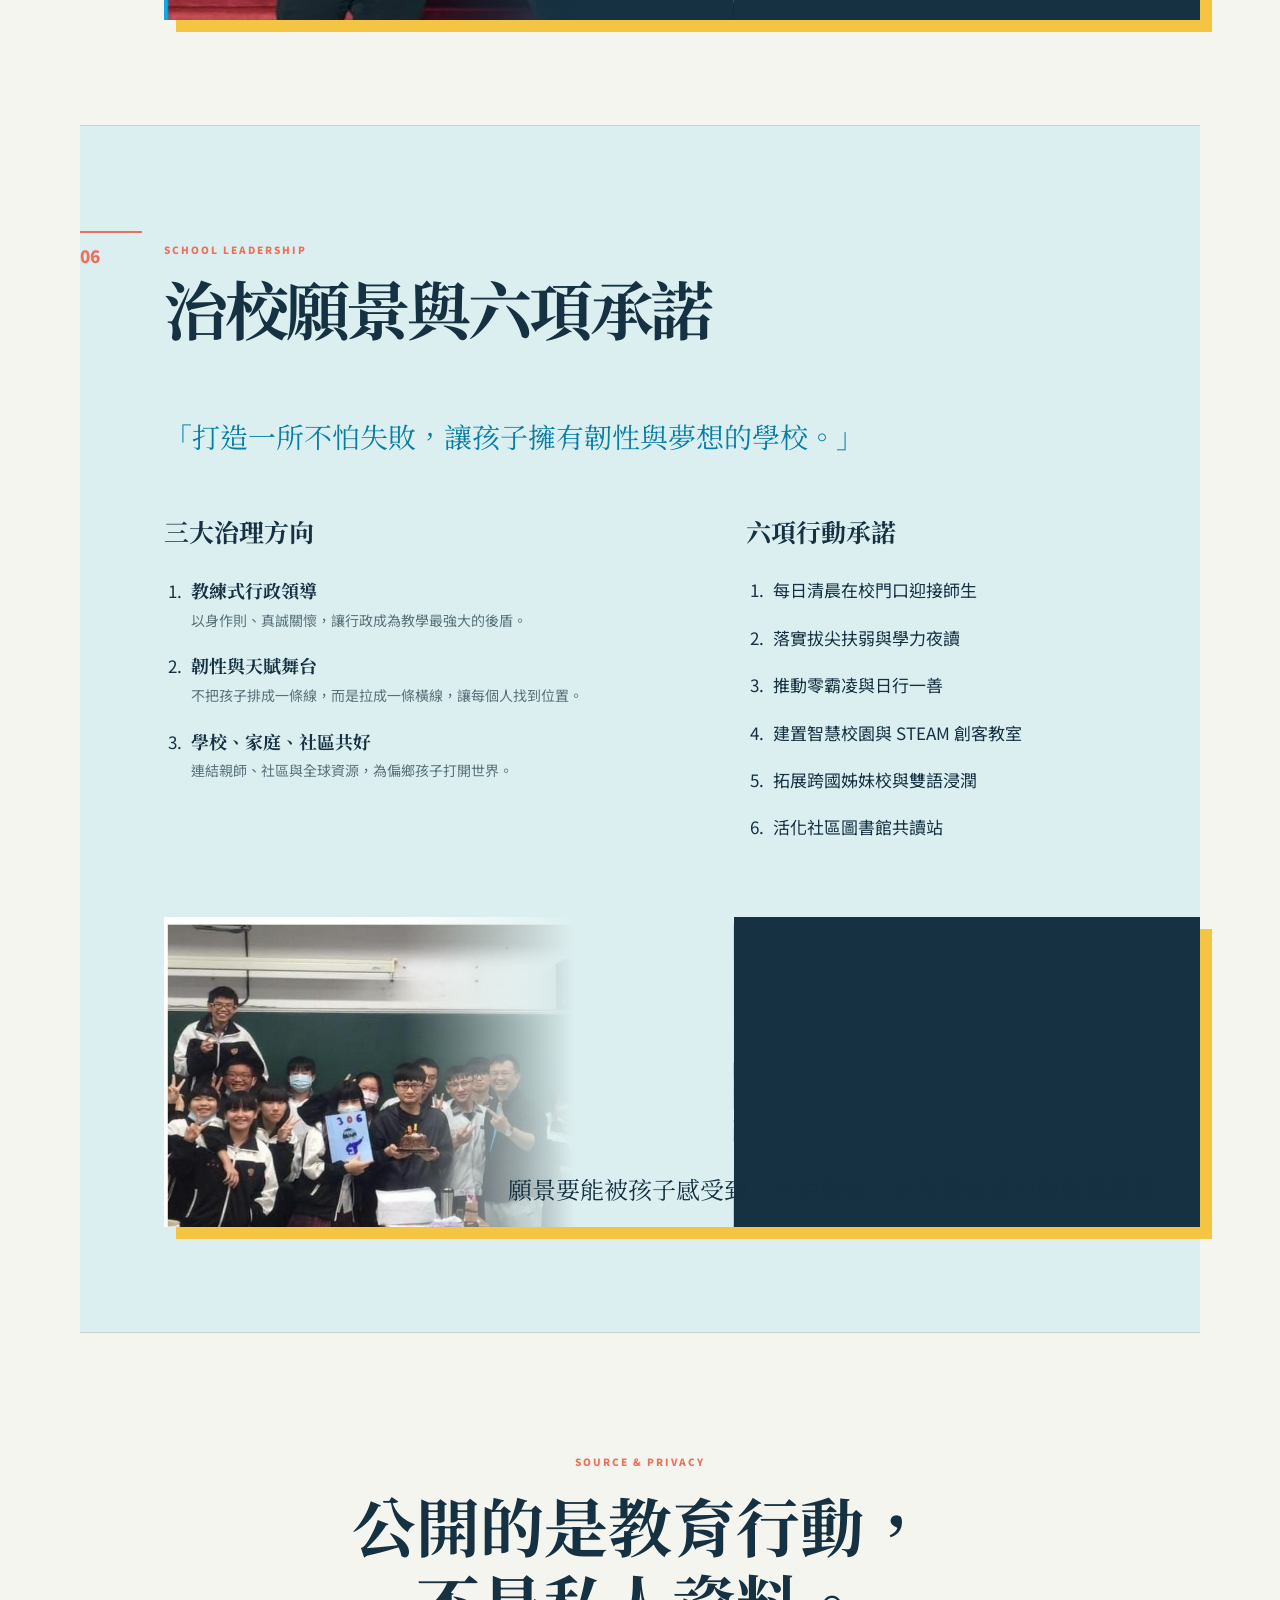
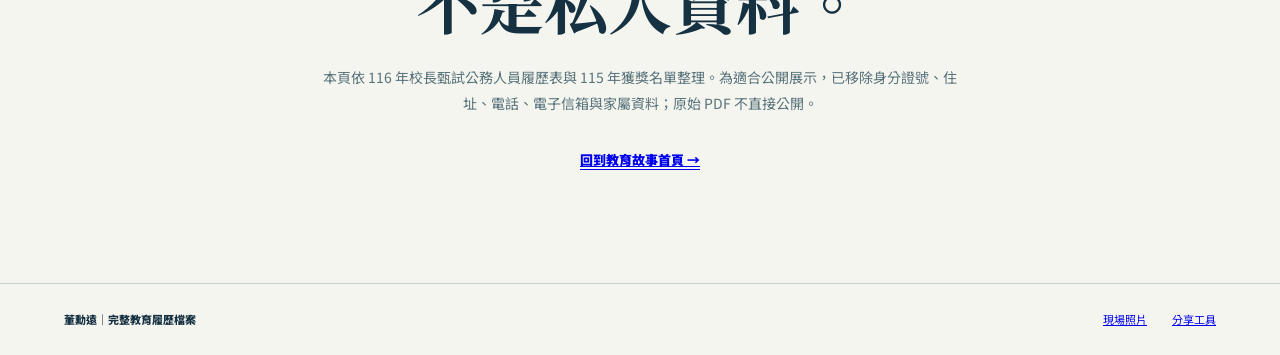
<file: record.html>
<!doctype html>
<html lang="zh-Hant">
<head>
  <meta charset="utf-8"><meta name="viewport" content="width=device-width, initial-scale=1">
  <meta name="description" content="董勳遠完整教育履歷檔案：學歷、資格、行政歷練、研習、教育行動與獎項成果。">
  <title>完整教育履歷檔案｜董勳遠</title>
  <link rel="preconnect" href="https://fonts.googleapis.com"><link rel="preconnect" href="https://fonts.gstatic.com" crossorigin>
  <link href="https://fonts.googleapis.com/css2?family=Noto+Sans+TC:wght@400;500;600;700;800;900&family=Noto+Serif+TC:wght@700;900&display=swap" rel="stylesheet"><link rel="stylesheet" href="css/record.css">
</head>
<body>
  <header class="record-nav"><a href="index.html">← 回到教育故事</a><strong>COMPLETE RECORD <small>完整教育履歷檔案</small></strong><a href="share.html">分享 ↗</a></header>
  <main>
    <section class="record-hero"><p class="eyebrow">EDUCATION DOSSIER / 116</p><h1>把 68 頁資料，<br><em>整理成一條教育的路。</em></h1><p>這不是原始履歷的逐頁複製，而是將學歷、專業資格、行政經驗、研習紀錄、教育行動與榮譽，重新編排成可以閱讀、查找與理解的公開檔案。</p><div class="record-index"><a href="#education">01 學歷與資格</a><a href="#career">02 行政與服務</a><a href="#learning">03 研習與專業</a><a href="#impact">04 教育行動</a><a href="#awards">05 榮譽成果</a><a href="#vision">06 治校承諾</a></div></section>

    <section id="education" class="record-section"><div class="record-heading"><span>01</span><div><p class="eyebrow">FOUNDATION</p><h2>學歷與專業資格</h2></div></div><div class="two-column"><div><h3>學歷</h3><div class="table-list"><div><b>國立彰化師範大學</b><span>教育研究所碩士｜100.09—102.06</span></div><div><b>國立臺灣體育學院</b><span>休閒運動系學士｜85.09—89.06</span></div><div><b>國立竹山高中</b><span>普通科｜82.09—85.06</span></div><div><b>雲林國小、竹山國中</b><span>基礎教育階段</span></div></div></div><div><h3>教師與運動專業</h3><div class="tag-list"><span>中等學校體育教師</span><span>中等學校教育學程</span><span>曲棍球 A 級教練</span><span>曲棍球 A 級裁判</span><span>羽球 B 級教練</span><span>羽球 B 級裁判</span><span>學校衛生教育種子師資</span><span>體適能檢測員</span></div></div></div></section>

    <section id="career" class="record-section tinted"><div class="record-heading"><span>02</span><div><p class="eyebrow">CAREER PATH</p><h2>行政與服務歷練</h2></div></div><p class="section-lead">從導師到三處室主任，行政不是離開教學，而是把支持孩子的力量擴大到整個學校。</p><div class="career-timeline"><div><time>90—103 年</time><h3>延和國中：從體育教師走進行政</h3><p>擔任教師、導師、生教組長、體育組長、教學組長，並持續帶領校隊與學生參與競賽。</p></div><div><time>104—110 年</time><h3>南投國中：學務現場與校園文化</h3><p>擔任教師兼學務主任、教務主任與相關行政職務，推動友善校園、品格教育、童軍與學生輔導。</p></div><div><time>111—114 年</time><h3>南投國中：補校與成人教育</h3><p>擔任補校校務主任，服務不同年齡與背景的學習者，擴大教育服務的邊界。</p></div><div><time>115—116 年</time><h3>南投國中：學務主任與校長甄試</h3><p>以「打造一所不怕失敗、讓孩子擁有韌性與夢想的學校」為願景，準備下一段校務治理服務。</p></div></div><div class="role-cloud"><span>教師會理事長</span><span>員生社主席</span><span>曲棍球隊教練</span><span>羽球教練</span><span>童軍團長</span><span>排球教練</span><span>認輔教師</span><span>家長會總幹事</span></div></section>

    <section id="learning" class="record-section"><div class="record-heading"><span>03</span><div><p class="eyebrow">LIFELONG LEARNING</p><h2>研習與專業增能</h2></div></div><div class="learning-grid"><article><b>2023</b><h3>校園安全與國際教育</h3><p>完成校園性別事件調查專業人員初階培訓，參與地方創生與國際教育研討。</p></article><article><b>2020—2022</b><h3>課綱、雙語與數位學習</h3><p>投入 108 課綱、雙語教學、iPad 自主學習、SDGs 跨域課程與圖書館數位工具研習。</p></article><article><b>2011—2019</b><h3>品格、課發與校務運作</h3><p>參與課發會、領域研究會、正向輔導與品德教育校園文化營造，累積學校治理實務。</p></article><article><b>持續進行</b><h3>校長即終身學習者</h3><p>主動拜訪校長請益，參加科技展、行動學習、創客實作與跨校教師學習社群，持續更新教育視野。</p></article></div></section>

    <section id="impact" class="record-section tinted"><div class="record-heading"><span>04</span><div><p class="eyebrow">EDUCATION IN ACTION</p><h2>教育行動的六個現場</h2></div></div><div class="impact-list"><article><b>01 / 運動與國際</b><h3>把球場變成孩子的世界入口</h3><p>帶領曲棍球隊完成全國中正盃與協會盃等 6 次冠軍，並赴美國加州盃取得 16 歲組國際冠軍、赴澳洲國際錦標賽取得冠軍。比賽之外，安排參訪迪士尼、雪梨歌劇院與奧運場館，讓競賽延伸為國際理解。</p></article><article><b>02 / 逆風輔導</b><h3>14 年學務，拉住孩子也拉住家庭</h3><p>以 15 個月持續陪伴、承諾書、愛校服務、閱讀、童軍與公益服務，陪伴曾面臨退學危機的孩子重新找到責任與成就感，讓「放對位置就是大將之才」成為真實經驗。</p></article><article><b>03 / 品格與公益</b><h3>讓善意成為每天做得到的事</h3><p>推動日行一善、文昌帝君陰騭文故事、品格之星、馨月天空音樂會、反黑反毒反霸凌與友善校園，帶領學生為植物人、獨居老人與弱勢群體募款、募發票、送年菜與棉被。</p></article><article><b>04 / 科技與 STEAM</b><h3>用科技培養問題解決力</h3><p>參與十二年國教科技前導學校，帶領學生參加 STEAM 之星競賽獲亞軍，推動行動學習、平板教學、故宮科技團隊協作、雷雕與毛公鼎課程，培養設計思維與創造力。</p></article><article><b>05 / 閱讀與學力</b><h3>用閱讀餵養孩子的未來</h3><p>協力爭取 250 萬改造圖書館成為社區共讀站，導入靜思書軒與悅讀活動，推動「增 A 去 C」衝刺會考，頒發 5A 紀念衫並邀請高分學生返校分享讀書策略。</p></article><article><b>06 / 環境與學習社群</b><h3>把學校變成共同學習的團隊</h3><p>參與台美生態學校夥伴計畫，取得銅牌並進入全國決賽 8 強；同時組織教師備課、觀課、議課與跨域社群，讓教師走出單打獨鬥，將環境與教學一起轉化。</p></article></div></section>

    <section id="awards" class="record-section"><div class="record-heading"><span>05</span><div><p class="eyebrow">RECOGNITION</p><h2>主要獎項與教育成果</h2></div></div><div class="award-table"><div class="award-row head"><span>年份</span><span>獎項／成果</span><span>意義</span></div><div class="award-row"><b>115</b><strong>大臺中好人好事暨社會教育奉獻楷模</strong><span>肯定長期教育服務與社會奉獻</span></div><div class="award-row"><b>114</b><strong>黃昆輝教授教育基金會大愛教師獎</strong><span>肯定以孩子為核心的教育實踐</span></div><div class="award-row"><b>112</b><strong>教育部杏壇芬芳獎</strong><span>國中組全縣僅 3 人入選、全國 19 人</span></div><div class="award-row"><b>112</b><strong>第十二屆全國教育大愛菁師獎</strong><span>民間師鐸獎最高榮譽之一</span></div><div class="award-row"><b>112</b><strong>南投縣杏壇芬芳獎</strong><span>肯定偏鄉與弱勢學生服務</span></div><div class="award-row"><b>112</b><strong>彰師大 52 週年傑出校友杏壇芬芳獎</strong><span>母校對教育奉獻的肯定</span></div><div class="award-row"><b>歷年</b><strong>特殊優良教師、學務有功人員、傑出教練、教育服務獎</strong><span>持續累積的教學、行政與運動服務成果</span></div></div></section>

    <section id="vision" class="record-section tinted"><div class="record-heading"><span>06</span><div><p class="eyebrow">SCHOOL LEADERSHIP</p><h2>治校願景與六項承諾</h2></div></div><p class="vision-quote">「打造一所不怕失敗，讓孩子擁有韌性與夢想的學校。」</p><div class="vision-columns"><div><h3>三大治理方向</h3><ol><li><b>教練式行政領導</b><span>以身作則、真誠關懷，讓行政成為教學最強大的後盾。</span></li><li><b>韌性與天賦舞台</b><span>不把孩子排成一條線，而是拉成一條橫線，讓每個人找到位置。</span></li><li><b>學校、家庭、社區共好</b><span>連結親師、社區與全球資源，為偏鄉孩子打開世界。</span></li></ol></div><div><h3>六項行動承諾</h3><ol><li>每日清晨在校門口迎接師生</li><li>落實拔尖扶弱與學力夜讀</li><li>推動零霸凌與日行一善</li><li>建置智慧校園與 STEAM 創客教室</li><li>拓展跨國姊妹校與雙語浸潤</li><li>活化社區圖書館共讀站</li></ol></div></div></section>

    <section class="source-note"><p class="eyebrow">SOURCE & PRIVACY</p><h2>公開的是教育行動，<br>不是私人資料。</h2><p>本頁依 116 年校長甄試公務人員履歷表與 115 年獲獎名單整理。為適合公開展示，已移除身分證號、住址、電話、電子信箱與家屬資料；原始 PDF 不直接公開。</p><a href="index.html">回到教育故事首頁 →</a></section>
  </main><footer class="record-footer"><span>董勳遠｜完整教育履歷檔案</span><a href="photos.html">現場照片</a><a href="share.html">分享工具</a></footer>
</body></html>
</file>
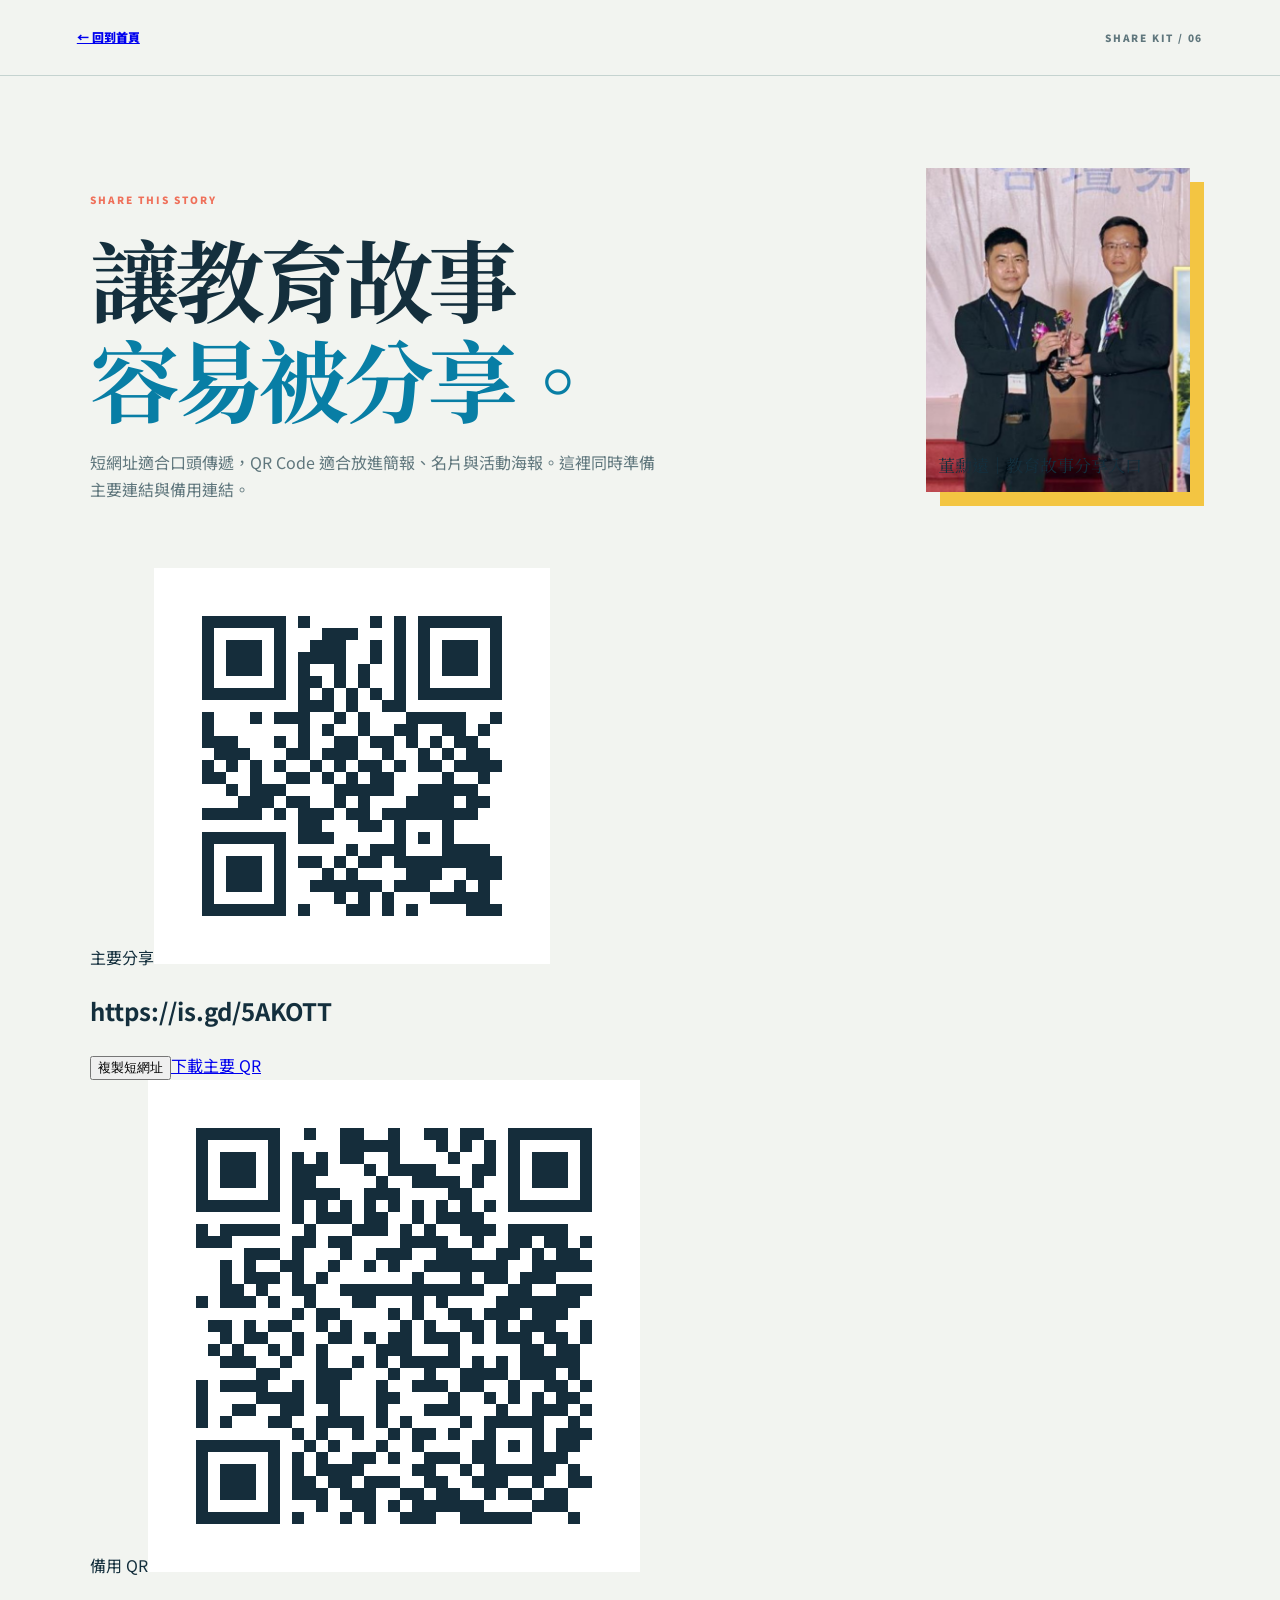
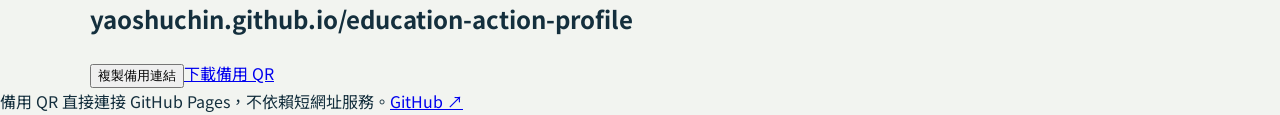
<file: share.html>
<!doctype html><html lang="zh-Hant"><head><meta charset="utf-8"><meta name="viewport" content="width=device-width, initial-scale=1"><title>分享工具｜董勳遠</title><link rel="preconnect" href="https://fonts.googleapis.com"><link rel="preconnect" href="https://fonts.gstatic.com" crossorigin><link href="https://fonts.googleapis.com/css2?family=Noto+Sans+TC:wght@400;600;700;800;900&family=Noto+Serif+TC:wght@700;900&display=swap" rel="stylesheet"><link rel="stylesheet" href="css/share.css"></head><body><header><a href="index.html">← 回到首頁</a><span>SHARE KIT / 06</span></header><main><section class="share-intro"><p>SHARE THIS STORY</p><h1>讓教育故事<br><em>容易被分享。</em></h1><span>短網址適合口頭傳遞，QR Code 適合放進簡報、名片與活動海報。這裡同時準備主要連結與備用連結。</span></section><section class="share-grid"><article><label>主要分享</label><img src="images/qr-primary.png" alt="主要短網址 QR Code"><h2>https://is.gd/5AKOTT</h2><button data-copy="primary">複製短網址</button><a href="images/qr-primary.png" download>下載主要 QR</a></article><article><label>備用 QR</label><img src="images/qr-backup.png" alt="GitHub Pages 備用 QR Code"><h2>yaoshuchin.github.io/education-action-profile</h2><button data-copy="backup">複製備用連結</button><a href="images/qr-backup.png" download>下載備用 QR</a></article></section></main><footer>備用 QR 直接連接 GitHub Pages，不依賴短網址服務。<a href="https://github.com/yaoshuchin/education-action-profile">GitHub ↗</a></footer><script src="js/share.js"></script></body></html>
</file>
<file: css/style.css>
:root{--bg:#f6f5ef;--surface:#fff;--ink:#142f3d;--muted:#5b747b;--line:#c5d3d0;--accent:#087ea5;--soft:#d9eff0;--hot:#ef705a;--sun:#f3c542;--serif:'Noto Serif TC',serif;--sans:'Noto Sans TC',sans-serif;--body:16px;--hero:clamp(3.6rem,7vw,7.6rem);--title:clamp(2.8rem,5vw,5.4rem)}*{box-sizing:border-box}html{scroll-behavior:smooth}body{margin:0;background:var(--bg);color:var(--ink);font-family:var(--sans);font-size:var(--body);line-height:1.8;transition:.25s}body[data-theme=dark]{--bg:#111d25;--surface:#1e2e38;--ink:#f4f5ed;--muted:#b7c9c5;--line:#40545c;--accent:#83d9e3;--soft:#203d44;--hot:#ff9175;--sun:#f5cb4b}body[data-theme=green]{--bg:#edf3e8;--surface:#fbfdf7;--ink:#203d35;--muted:#5c786d;--line:#bfd0bd;--accent:#2d8065;--soft:#d9ecd1;--hot:#cb654e;--sun:#d9ad32}body[data-theme=blue]{--bg:#e9f2f8;--surface:#fbfdff;--ink:#143950;--muted:#5b778b;--line:#bed0df;--accent:#246fa5;--soft:#d9eaf5;--hot:#d87059;--sun:#e9be3f}body[data-size=large]{--body:18px;--hero:clamp(4rem,7.5vw,8.2rem);--title:clamp(3.1rem,5.5vw,5.9rem)}body[data-size=xlarge]{--body:20px;--hero:clamp(4.4rem,8vw,8.8rem);--title:clamp(3.4rem,6vw,6.4rem)}a{color:inherit;text-decoration:none}button{font:inherit;color:inherit}.wrap{width:min(1180px,90vw);margin:auto}.topbar{height:76px;padding:0 5vw;display:flex;align-items:center;justify-content:space-between;position:sticky;top:0;z-index:5;background:color-mix(in srgb,var(--bg) 90%,transparent);backdrop-filter:blur(16px);border-bottom:1px solid var(--line)}.brand{display:flex;gap:11px;align-items:center;font-weight:900;font-size:14px;line-height:1.1;letter-spacing:.08em}.mark{display:grid;place-items:center;width:36px;height:36px;border-radius:50%;background:var(--ink);color:var(--sun);font-family:var(--serif);font-size:21px}.brand small{display:block;font-size:8px;letter-spacing:.17em;color:var(--muted);margin-top:5px}.nav{display:flex;gap:26px;font-size:12px;font-weight:800}.nav a:hover{color:var(--hot)}.menu{display:none;border:0;background:none;font-size:24px}.controls{display:flex;justify-content:flex-end;gap:24px;padding:8px 5vw;border-bottom:1px solid var(--line);font-size:11px;color:var(--muted)}.controls>div{display:flex;align-items:center;gap:5px}.controls b{margin-right:4px}.controls button{border:0;background:transparent;padding:2px 7px;cursor:pointer}.controls button[aria-pressed=true]{background:var(--ink);color:var(--bg)}.controls .theme{width:16px;height:16px;border-radius:50%;padding:0;border:2px solid var(--bg);outline:1px solid var(--line)}.controls .theme[aria-pressed=true]{outline:2px solid var(--hot)}.light{background:#f6f5ef}.dark{background:#111d25}.green{background:#6b967a}.blue{background:#4a91b9}.hero{min-height:calc(100vh - 112px);display:flex;flex-direction:column;padding:22px 0 46px}.hero-kicker,.hero-foot{display:flex;justify-content:space-between;gap:20px;border-bottom:1px solid var(--line);padding:10px 0;font-size:10px;font-weight:900;letter-spacing:.15em;color:var(--muted)}.hero-layout{flex:1;display:grid;grid-template-columns:1.15fr .85fr;align-items:center;gap:60px}.eyebrow{font-size:10px;font-weight:900;letter-spacing:.18em;color:var(--hot);margin:0 0 18px}.hero h1{font-family:var(--serif);font-size:var(--hero);line-height:1.12;letter-spacing:-.06em;margin:0}.hero h1 em,h2 em{color:var(--accent);font-style:normal}.lead{max-width:570px;color:var(--muted);font-size:18px;margin:27px 0}.cta{display:inline-flex;gap:18px;background:var(--ink);color:var(--bg);padding:12px 21px;font-size:12px;font-weight:900;box-shadow:7px 7px 0 var(--sun);margin-top:20px}.hero-map{height:430px;position:relative;display:grid;place-items:center}.hero-map:before,.hero-map:after{content:'';position:absolute;border:1px solid var(--line);border-radius:50%}.hero-map:before{width:390px;height:390px}.hero-map:after{width:265px;height:265px;border-color:var(--accent)}.map-core{width:165px;height:165px;border-radius:50%;background:var(--accent);color:var(--bg);display:flex;flex-direction:column;justify-content:center;align-items:center;text-align:center;box-shadow:14px 14px 0 var(--sun);z-index:1}.map-core small{font-size:8px;letter-spacing:.2em}.map-core strong{font-family:var(--serif);font-size:28px;line-height:1.2;margin:9px 0}.orb{position:absolute;display:grid;place-items:center;width:58px;height:58px;border-radius:50%;font-family:var(--serif);font-weight:900;z-index:2;font-style:normal}.orb-love{top:28px;right:18%;background:var(--hot);color:#fff}.orb-see{bottom:45px;left:10%;background:var(--sun)}.orb-hope{right:0;top:46%;background:var(--soft);color:var(--accent)}.hero-foot{border-bottom:0;border-top:1px solid var(--line);padding-top:19px;align-items:center}.hero-foot strong{font-family:var(--serif);font-size:18px}.section{padding:135px 0}.section-title{display:grid;grid-template-columns:65px 1fr;gap:25px}.section-title>span{border-top:2px solid var(--hot);padding-top:8px;font-size:12px;font-weight:900;color:var(--hot)}h2{font-family:var(--serif);font-size:var(--title);line-height:1.2;letter-spacing:-.06em;margin:0}.profile-grid{display:grid;grid-template-columns:1.1fr .9fr;gap:11vw;margin:75px 0 0 90px}.statement p{font-size:18px;color:var(--muted);max-width:570px}.facts{border-top:1px solid var(--line)}.facts div{display:grid;grid-template-columns:80px 1fr;gap:16px;padding:17px 0;border-bottom:1px solid var(--line);font-size:13px}.facts b{color:var(--hot)}.facts span{font-weight:700}.practice{background:var(--soft)}.practice-grid{display:grid;grid-template-columns:repeat(3,1fr);gap:16px;margin-top:70px}.practice-grid article{min-height:385px;background:var(--surface);padding:28px;display:flex;flex-direction:column;box-shadow:0 14px 35px rgba(21,45,59,.08)}.practice-grid b{font-family:var(--serif);font-size:25px;color:var(--hot)}.practice-grid h3{font-family:var(--serif);font-size:31px;line-height:1.35;margin:60px 0 15px}.practice-grid p{font-size:14px;color:var(--muted)}.practice-grid a{font-size:12px;font-weight:900;margin-top:auto;border-bottom:1px solid currentColor;width:max-content}.timeline{margin:70px 0 0 90px;border-top:1px solid var(--line)}.timeline>div{display:grid;grid-template-columns:180px 1fr;gap:28px;padding:24px 0;border-bottom:1px solid var(--line)}.timeline time{font-size:12px;color:var(--hot);font-weight:900}.timeline h3{font-family:var(--serif);font-size:24px;margin:0}.timeline p{margin:5px 0;color:var(--muted);max-width:650px}.results{background:var(--ink);color:var(--bg)}.results .eyebrow{color:var(--sun)}.results h2 em{color:var(--accent)}.results-head{display:flex;justify-content:space-between;align-items:end;gap:55px}.results-head>p{max-width:360px;color:var(--muted)}.awards{display:grid;grid-template-columns:repeat(4,1fr);gap:15px;margin-top:65px;border-top:1px solid rgba(255,255,255,.3)}.awards div{padding:20px 0;border-bottom:1px solid rgba(255,255,255,.3)}.awards strong{display:block;font-family:var(--serif);font-size:42px;color:var(--sun)}.awards span{font-size:13px;line-height:1.6}.next{display:grid;grid-template-columns:1fr 1fr;gap:16px;padding:105px 0}.next a{padding:32px;background:var(--soft);min-height:240px;display:flex;flex-direction:column;justify-content:space-between}.next a+ a{background:var(--sun)}.next span{font-size:10px;letter-spacing:.16em;font-weight:900}.next strong{font-family:var(--serif);font-size:32px;line-height:1.35}.next em{font-style:normal;color:var(--accent)}.footer{border-top:1px solid var(--line);padding:25px 0;display:flex;justify-content:space-between;color:var(--muted);font-size:11px}@media(max-width:760px){.topbar{height:64px}.nav{display:none;position:absolute;top:64px;left:0;right:0;background:var(--bg);padding:17px 5vw;flex-direction:column;gap:12px;border-bottom:1px solid var(--line)}.nav.open{display:flex}.menu{display:block}.controls{justify-content:space-between;padding-inline:5vw}.hero{min-height:auto}.hero-kicker span:last-child{display:none}.hero-layout{grid-template-columns:1fr;gap:12px;padding:65px 0 25px}.hero h1{font-size:3.7rem}.lead{font-size:16px}.hero-map{height:300px;transform:scale(.75);margin:-15px}.hero-foot{display:block}.hero-foot strong{display:block;margin:6px 0}.section{padding:85px 0}.section-title{grid-template-columns:42px 1fr;gap:12px}.profile-grid{grid-template-columns:1fr;margin:52px 0 0 54px;gap:35px}.statement p{font-size:16px}.practice-grid,.next{grid-template-columns:1fr;margin-top:45px}.practice-grid article{min-height:330px}.practice-grid h3{margin-top:45px}.timeline{margin:50px 0 0 54px}.timeline>div{display:block}.timeline time{display:block;margin-bottom:4px}.results-head{display:block}.awards{grid-template-columns:repeat(2,1fr);margin-top:45px}.footer{display:block}.footer span+span{display:block;margin-top:5px}}
/* Third-pass content layout and larger reading defaults */
:root{--body:18px}
body[data-size=large]{--body:20px}
body[data-size=xlarge]{--body:22px}
.section-desc{max-width:650px;color:var(--muted);font-size:calc(var(--body) * .95);margin:22px 0 0}
.number-strip{display:grid;grid-template-columns:repeat(4,1fr);gap:14px;margin:65px 0 0 90px;border-top:1px solid var(--line)}
.number-strip div{padding:20px 0;border-bottom:1px solid var(--line)}
.number-strip strong{display:block;font-family:var(--serif);font-size:42px;line-height:1;color:var(--accent)}
.number-strip strong span{font-family:var(--sans);font-size:18px}
.number-strip span{font-size:13px;color:var(--muted);line-height:1.5}
.flywheel{background:var(--soft)}
.flywheel-grid{display:grid;grid-template-columns:repeat(4,1fr);gap:14px;margin-top:65px}
.flywheel-grid article{background:var(--surface);padding:25px;min-height:310px;display:flex;flex-direction:column;box-shadow:0 12px 30px rgba(20,47,61,.08)}
.flywheel-grid b{font-family:var(--serif);font-size:22px;color:var(--hot)}
.flywheel-grid h3{font-family:var(--serif);font-size:26px;margin:35px 0 8px}
.flywheel-grid p{font-size:14px;color:var(--muted);margin:0}
.flywheel-grid span{font-size:9px;letter-spacing:.12em;color:var(--accent);margin-top:auto}
.story-list{margin:70px 0 0 90px;border-top:1px solid var(--line)}
.story-list article{display:grid;grid-template-columns:80px 1fr;gap:20px;padding:34px 0;border-bottom:1px solid var(--line)}
.story-number{font-family:var(--serif);font-size:34px;color:var(--hot)}
.story-label{font-size:10px;letter-spacing:.15em;color:var(--hot);font-weight:900;margin:0}
.story-list h3{font-family:var(--serif);font-size:30px;margin:8px 0 12px}
.story-list p:not(.story-label){max-width:760px;color:var(--muted);font-size:calc(var(--body) * .9)}
.story-list blockquote{border-left:3px solid var(--sun);padding-left:15px;font-family:var(--serif);font-size:18px;margin:22px 0;color:var(--ink)}
.story-list a{font-size:12px;font-weight:900;border-bottom:1px solid currentColor}
.timeline-section{background:var(--surface)}
.honor-more{border-top:1px solid rgba(255,255,255,.3);padding-top:20px;margin-top:18px;color:var(--muted);font-size:13px}
.vision-grid{display:grid;grid-template-columns:repeat(3,1fr);gap:14px;margin:70px 0 45px 90px}
.vision-grid div{border-top:3px solid var(--accent);padding:20px 0}
.vision-grid b{font-family:var(--serif);font-size:24px;color:var(--hot)}
.vision-grid h3{font-family:var(--serif);font-size:23px;margin:18px 0 5px}
.vision-grid p{font-size:14px;color:var(--muted);margin:0}
.commitment{margin-left:90px;background:var(--soft);padding:28px 32px}
.commitment h3{font-family:var(--serif);font-size:27px;margin:0 0 18px}
.commitment ol{display:grid;grid-template-columns:1fr 1fr;gap:10px 35px;margin:0;padding-left:20px;color:var(--muted);font-size:14px}
.next{grid-template-columns:repeat(3,1fr)}
@media(max-width:760px){.number-strip{grid-template-columns:repeat(2,1fr);margin-left:54px;margin-top:45px}.flywheel-grid{grid-template-columns:1fr 1fr;margin-top:45px}.flywheel-grid article{min-height:290px}.story-list{margin-left:54px}.story-list article{grid-template-columns:45px 1fr;gap:8px}.story-list h3{font-size:23px}.vision-grid{grid-template-columns:1fr;margin-left:54px;margin-top:45px}.commitment{margin-left:54px;padding:22px}.commitment ol{grid-template-columns:1fr}}

/* Editorial image system: photos carry the evidence, captions carry the context. */
.hero-photo{position:relative;z-index:1;width:min(360px,78vw);margin:0 auto;transform:rotate(2deg);background:var(--surface);padding:10px 10px 14px;box-shadow:18px 18px 0 var(--sun),0 20px 45px rgba(20,47,61,.18)}
.hero-photo img{display:block;width:100%;height:310px;object-fit:cover;object-position:center 28%}
.hero-photo figcaption,.profile-photo figcaption{display:flex;flex-direction:column;gap:2px;padding:10px 5px 0}.hero-photo figcaption b,.profile-photo figcaption b{font-family:var(--serif);font-size:17px}.hero-photo figcaption span,.profile-photo figcaption span{font-size:11px;color:var(--muted)}
.profile-grid{grid-template-columns:1fr .8fr .85fr;align-items:start}.profile-photo{margin:0;background:var(--surface);padding:8px 8px 12px;box-shadow:0 14px 28px rgba(20,47,61,.1);transform:rotate(-1.5deg)}.profile-photo img{display:block;width:100%;height:255px;object-fit:cover;object-position:center 18%}
.feature-image{display:grid;grid-template-columns:minmax(0,1.3fr) 1fr;gap:20px;align-items:end;margin:55px 0 0 90px;background:var(--surface);padding:12px;box-shadow:0 12px 30px rgba(20,47,61,.08)}.feature-image img{display:block;width:100%;height:250px;object-fit:cover;object-position:center 38%}.feature-image div{padding:20px}.feature-image b,.feature-image span{display:block}.feature-image b{font-family:var(--serif);font-size:25px;color:var(--accent)}.feature-image span{font-size:14px;color:var(--muted);margin-top:8px}
@media(max-width:900px){.profile-grid{grid-template-columns:1fr 1fr}.profile-grid .statement{grid-column:span 2}.profile-photo{max-width:300px}.hero-photo{width:min(330px,78vw)}}
@media(max-width:760px){.hero-photo{width:270px}.hero-photo img{height:250px}.profile-grid{grid-template-columns:1fr;margin-left:54px}.profile-grid .statement{grid-column:auto}.profile-photo{max-width:none}.feature-image{grid-template-columns:1fr;margin-left:54px}.feature-image img{height:210px}.feature-image div{padding:12px 5px 5px}}
html,body{overflow-x:hidden}
</file>
<file: css/photos.css>
:root{--bg:#f3f5f1;--ink:#142f3d;--muted:#5b747b;--line:#c5d3d0;--accent:#087ea5;--soft:#d9eff0;--hot:#ef705a;--sun:#f3c542;--serif:'Noto Serif TC',serif;--sans:'Noto Sans TC',sans-serif}*{box-sizing:border-box}body{margin:0;background:var(--bg);color:var(--ink);font-family:var(--sans);line-height:1.7}.photo-nav{height:76px;padding:0 5vw;display:flex;align-items:center;justify-content:space-between;border-bottom:1px solid var(--line);font-size:12px;font-weight:900;position:sticky;top:0;z-index:3;background:rgba(243,245,241,.9);backdrop-filter:blur(14px)}.photo-nav a:hover,footer a:hover{color:var(--hot)}.photo-nav strong{font-family:var(--serif);font-size:17px;text-align:center}.photo-nav small{display:block;color:var(--hot);font-family:var(--sans);font-size:9px;letter-spacing:.16em}.photo-intro{width:min(1180px,90vw);margin:auto;padding:105px 0 75px}.eyebrow{font-size:10px;font-weight:900;letter-spacing:.2em;color:var(--hot)}h1{font-family:var(--serif);font-size:clamp(3.5rem,7vw,7rem);line-height:1.14;letter-spacing:-.06em;margin:20px 0}h1 em{font-style:normal;color:var(--accent)}.photo-intro p:last-child{max-width:550px;color:var(--muted);font-size:17px}.photo-board{background:var(--ink);color:white;padding:32px 5vw 120px}.filter-row{width:min(1180px,100%);margin:auto;display:flex;gap:8px;align-items:center;flex-wrap:wrap}.filter-row span{font-size:11px;font-weight:900;margin-right:auto}.filter-row button{background:transparent;color:white;border:1px solid rgba(255,255,255,.3);padding:7px 14px;font-size:11px;cursor:pointer}.filter-row button.active,.filter-row button:hover{background:var(--sun);color:var(--ink);border-color:var(--sun)}.photo-grid{width:min(1180px,100%);margin:55px auto 0;display:grid;grid-template-columns:repeat(3,1fr);gap:20px}.photo-grid figure{margin:0;background:#203f4d;overflow:hidden}.photo-grid figure.wide{grid-column:span 2}.photo-grid img{display:block;width:100%;height:280px;object-fit:cover}.photo-grid figure.wide img{height:355px}.photo-grid figcaption{padding:15px 17px 17px;display:flex;flex-direction:column;gap:4px}.photo-grid figcaption b{font-family:var(--serif);font-size:17px;color:var(--sun)}.photo-grid figcaption span{font-size:12px;color:#d2e2df}.photo-grid figure.is-hidden{display:none}footer{padding:26px 5vw;border-top:1px solid var(--line);display:flex;justify-content:space-between;font-size:11px;color:var(--muted)}footer a{font-weight:900;color:var(--ink)}@media(max-width:760px){.photo-nav{height:64px}.photo-nav strong{font-size:14px}.photo-intro{padding:75px 0 55px}.photo-intro h1{font-size:3.6rem}.photo-board{padding-inline:5vw}.filter-row span{width:100%;margin-bottom:5px}.photo-grid{grid-template-columns:1fr 1fr;gap:10px;margin-top:38px}.photo-grid figure.wide{grid-column:span 2}.photo-grid img,.photo-grid figure.wide img{height:180px}.photo-grid figure.wide img{height:240px}.photo-grid figcaption{padding:10px;font-size:11px}.photo-grid figcaption b{font-size:14px}.photo-grid figcaption span{font-size:10px}footer{display:block}footer a{display:block;margin-top:5px}}
/* Personal highlight gives the archive a human entry point before the grid. */
.photo-intro{position:relative}.photo-intro::after{content:"董勳遠｜教育現場的同行者";position:absolute;right:0;top:75px;width:245px;height:235px;padding:12px;background:var(--bg) url('../images/photos/profile-learning.jpg') center/cover no-repeat;box-shadow:14px 14px 0 var(--sun);display:flex;align-items:flex-end;font-family:var(--serif);font-size:16px;color:var(--ink)}
@media(max-width:760px){.photo-intro::after{position:relative;top:auto;right:auto;width:210px;height:190px;margin:35px 0 0 auto}}
html,body{overflow-x:hidden}
</file>
<file: css/record.css>
:root{--bg:#f4f5ef;--surface:#fff;--ink:#153142;--muted:#58727a;--line:#c6d4d1;--accent:#087ea5;--soft:#dceff0;--hot:#ef705a;--sun:#f3c542;--serif:'Noto Serif TC',serif;--sans:'Noto Sans TC',sans-serif}*{box-sizing:border-box}html{scroll-behavior:smooth}body{margin:0;background:var(--bg);color:var(--ink);font-family:var(--sans);font-size:17px;line-height:1.85}.record-nav{height:76px;padding:0 5vw;display:flex;align-items:center;justify-content:space-between;border-bottom:1px solid var(--line);position:sticky;top:0;z-index:3;background:rgba(244,245,239,.92);backdrop-filter:blur(15px);font-size:12px;font-weight:900}.record-nav strong{text-align:center;font-family:var(--serif);font-size:17px}.record-nav small{display:block;font-family:var(--sans);font-size:9px;color:var(--hot);letter-spacing:.16em}.record-nav a:hover,.record-footer a:hover{color:var(--hot)}main{width:min(1120px,90vw);margin:auto}.record-hero{padding:110px 0 75px;border-bottom:1px solid var(--line)}.eyebrow{font-size:10px;letter-spacing:.2em;color:var(--hot);font-weight:900}.record-hero h1{font-family:var(--serif);font-size:clamp(3.6rem,7vw,7rem);line-height:1.13;letter-spacing:-.06em;margin:20px 0}.record-hero h1 em,.record-section h2 em{font-style:normal;color:var(--accent)}.record-hero>p:not(.eyebrow){max-width:680px;color:var(--muted);font-size:18px}.record-index{display:grid;grid-template-columns:repeat(3,1fr);gap:10px;margin-top:55px}.record-index a{padding:13px 15px;border:1px solid var(--line);font-size:12px;font-weight:800;background:var(--surface)}.record-index a:hover{background:var(--ink);color:var(--bg)}.record-section{padding:105px 0;border-bottom:1px solid var(--line)}.record-section.tinted{width:100vw;margin-left:calc((1120px - 100vw)/2);padding-left:max(calc((100vw - 1120px)/2),5vw);padding-right:max(calc((100vw - 1120px)/2),5vw);background:var(--soft)}.record-heading{display:grid;grid-template-columns:62px 1fr;gap:22px}.record-heading>span{border-top:2px solid var(--hot);padding-top:7px;color:var(--hot);font-weight:900}.record-section h2{font-family:var(--serif);font-size:clamp(2.8rem,5vw,5.3rem);line-height:1.2;letter-spacing:-.05em;margin:0}.two-column{display:grid;grid-template-columns:1fr 1fr;gap:10vw;margin:65px 0 0 84px}.two-column h3,.vision-columns h3{font-family:var(--serif);font-size:25px;margin:0 0 20px}.table-list{border-top:1px solid var(--line)}.table-list div{display:flex;flex-direction:column;padding:13px 0;border-bottom:1px solid var(--line)}.table-list b{font-size:15px}.table-list span{font-size:13px;color:var(--muted)}.tag-list{display:flex;gap:8px;flex-wrap:wrap}.tag-list span,.role-cloud span{padding:7px 10px;background:var(--surface);border:1px solid var(--line);font-size:12px;font-weight:700}.section-lead{max-width:680px;color:var(--muted);margin:28px 0 0 84px}.career-timeline{margin:60px 0 0 84px;border-top:1px solid var(--line)}.career-timeline>div{display:grid;grid-template-columns:140px 1fr;gap:28px;padding:22px 0;border-bottom:1px solid var(--line)}.career-timeline time{color:var(--hot);font-size:12px;font-weight:900}.career-timeline h3{font-family:var(--serif);font-size:24px;margin:0}.career-timeline p{color:var(--muted);margin:4px 0}.role-cloud{display:flex;gap:8px;flex-wrap:wrap;margin:32px 0 0 84px}.learning-grid{display:grid;grid-template-columns:repeat(2,1fr);gap:15px;margin:65px 0 0 84px}.learning-grid article{padding:24px;background:var(--surface);border-top:3px solid var(--accent);min-height:220px}.learning-grid b,.impact-list b{font-size:11px;color:var(--hot);letter-spacing:.12em}.learning-grid h3{font-family:var(--serif);font-size:24px;margin:35px 0 8px}.learning-grid p{color:var(--muted);font-size:14px;margin:0}.impact-list{display:grid;grid-template-columns:repeat(2,1fr);gap:15px;margin:65px 0 0 84px}.impact-list article{padding:25px;background:var(--surface);min-height:270px}.impact-list h3{font-family:var(--serif);font-size:25px;margin:20px 0 10px}.impact-list p{color:var(--muted);font-size:14px;margin:0}.award-table{margin:65px 0 0 84px;border-top:2px solid var(--ink)}.award-row{display:grid;grid-template-columns:90px 1.4fr 1fr;gap:20px;padding:17px 0;border-bottom:1px solid var(--line);align-items:start}.award-row.head{font-size:11px;font-weight:900;color:var(--hot)}.award-row b{font-family:var(--serif);font-size:20px;color:var(--accent)}.award-row strong{font-size:14px}.award-row span{color:var(--muted);font-size:13px}.vision-quote{font-family:var(--serif);font-size:28px;color:var(--accent);margin:65px 0 45px 84px}.vision-columns{display:grid;grid-template-columns:1fr 1fr;gap:10vw;margin-left:84px}.vision-columns ol{margin:0;padding-left:22px}.vision-columns li{margin:0 0 16px;padding-left:5px}.vision-columns li b,.vision-columns li span{display:block}.vision-columns li b{font-family:var(--serif);font-size:18px}.vision-columns li span{font-size:14px;color:var(--muted)}.source-note{padding:110px 0;text-align:center}.source-note h2{font-family:var(--serif);font-size:clamp(2.5rem,5vw,4.6rem);line-height:1.2;margin:15px 0}.source-note p:not(.eyebrow){max-width:650px;margin:25px auto;color:var(--muted);font-size:14px}.source-note a{font-weight:900;border-bottom:1px solid currentColor;font-size:13px}.record-footer{padding:25px 5vw;border-top:1px solid var(--line);display:flex;gap:25px;justify-content:flex-end;font-size:11px;color:var(--muted)}.record-footer span{margin-right:auto;color:var(--ink);font-weight:800}@media(max-width:760px){body{font-size:18px}.record-nav{height:64px}.record-nav strong{font-size:14px}.record-hero{padding:75px 0 55px}.record-hero h1{font-size:3.7rem}.record-index{grid-template-columns:1fr 1fr;margin-top:40px}.record-section{padding:80px 0}.record-section.tinted{margin-left:calc((90vw - 100vw)/2);padding-left:5vw;padding-right:5vw}.record-heading{grid-template-columns:42px 1fr;gap:12px}.record-section h2{font-size:2.8rem}.two-column,.learning-grid,.impact-list,.vision-columns{grid-template-columns:1fr;margin-left:54px;gap:40px}.section-lead,.career-timeline,.role-cloud,.award-table,.vision-quote{margin-left:54px}.career-timeline>div{display:block}.career-timeline time{display:block;margin-bottom:5px}.award-row{grid-template-columns:55px 1fr;gap:7px}.award-row.head{display:none}.award-row span{grid-column:2}.record-footer{display:block}.record-footer a{margin-left:15px}}
/* Prevent horizontal overflow on wide screens. */
.record-section.tinted{width:auto;margin-left:0;padding-left:0;padding-right:0}
@media(max-width:760px){.record-section.tinted{margin-left:0;padding-left:0;padding-right:0}}

/* Evidence cards keep the dossier visual: one image, one sentence, one section. */
.record-section::after{display:grid;align-content:end;min-height:270px;margin:58px 0 0 84px;padding:20px;color:#fff;background-color:var(--ink);background-repeat:no-repeat;background-position:left center;background-size:55% 100%;box-shadow:12px 12px 0 var(--sun);content:""}
#education::after{background-image:linear-gradient(90deg,transparent 42%,var(--ink) 72%),url('../images/photos/profile-award.jpg');content:"專業，不只是一張證書｜從體育專業走進教育研究，再回到孩子身邊。";text-align:right;font-family:var(--serif);font-size:24px;line-height:1.5}
#career::after{background-image:linear-gradient(90deg,transparent 42%,var(--soft) 72%),url('../images/photos/profile-team.jpg');color:var(--ink);content:"真誠領導，用心服務團隊｜行政的終點不是權力，而是讓同仁更有力量。";text-align:right;font-family:var(--serif);font-size:24px;line-height:1.5}
#learning::after{background-image:linear-gradient(90deg,transparent 42%,var(--ink) 72%),url('../images/photos/profile-learning.jpg');content:"把學習帶回現場｜備課、觀課、議課，讓教師與學生一起成長。";text-align:right;font-family:var(--serif);font-size:24px;line-height:1.5}
#impact::after{background-image:linear-gradient(90deg,transparent 42%,var(--soft) 72%),url('../images/page-54.jpg');color:var(--ink);content:"教育要留下可看見的改變｜從運動、品格到環境，讓理念變成孩子參與過的經驗。";text-align:right;font-family:var(--serif);font-size:24px;line-height:1.5}
#awards::after{background-image:linear-gradient(90deg,transparent 42%,var(--ink) 72%),url('../images/photos/profile-award.jpg');content:"獎項是里程碑，孩子才是答案｜每一份肯定，最後都回到教育現場。";text-align:right;font-family:var(--serif);font-size:24px;line-height:1.5}
#vision::after{background-image:linear-gradient(90deg,transparent 42%,var(--soft) 72%),url('../images/photos/profile-students.jpg');color:var(--ink);content:"願景要能被孩子感受到｜不怕失敗，才有機會長出韌性與夢想。";text-align:right;font-family:var(--serif);font-size:24px;line-height:1.5}
@media(max-width:760px){.record-section::after{margin-left:54px;min-height:220px;background-size:58% 100%;font-size:18px;padding:14px}.record-section.tinted::after{margin-left:54px}}
html,body{overflow-x:hidden}
</file>
<file: css/share.css>
:root{--bg:#f2f4f0;--ink:#142f3d;--muted:#60777d;--line:#c5d3d0;--accent:#087ea5;--soft:#d9eff0;--hot:#ef705a;--sun:#f3c542;--serif:'Noto Serif TC',serif;--sans:'Noto Sans TC',sans-serif}*{box-sizing:border-box}body{margin:0;background:var(--bg);color:var(--ink);font-family:var(--sans);line-height:1.7}header{height:76px;padding:0 6vw;display:flex;justify-content:space-between;align-items:center;border-bottom:1px solid var(--line);font-size:12px;font-weight:900}header span{font-size:10px;letter-spacing:.18em;color:var(--muted)}a:hover{color:var(--hot)}main{width:min(1100px,88vw);margin:auto}.share-intro{padding:105px 0 65px;position:relative}.share-intro p{font-size:10px;font-weight:900;letter-spacing:.2em;color:var(--hot)}.share-intro h1{font-family:var(--serif);font-size:clamp(3.8rem,7vw,7rem);line-height:1.12;letter-spacing:-.06em;margin:20px 0}.share-intro h1 em{font-style:normal;color:var(--accent)}.share-intro>span{display:block;max-width:570px;color:var(--muted);font-size:16px}.share-intro::after{content:"董勳遠｜教育故事分享入口";position:absolute;right:0;top:92px;width:240px;height:300px;padding:12px;background:var(--surface,#fff) url('../images/photos/profile-award.jpg') center 22%/cover no-repeat;box-shadow:14px 14px 0 var(--sun);font-family:var(--serif);font-size:17px;color:var(--ink);display:flex;align-items:flex-end}@media(max-width:700px){.share-intro::after{position:relative;top:auto;right:auto;width:210px;height:220px;margin:38px 0 0 auto}.share-intro{padding:75px 0 50px}.share-intro h1{font-size:3.7rem}.share-grid{grid-template-columns:1fr}.share-grid img{width:250px}footer{display:block}footer a{display:block;margin-top:5px}}
html,body{overflow-x:hidden}
</file>
